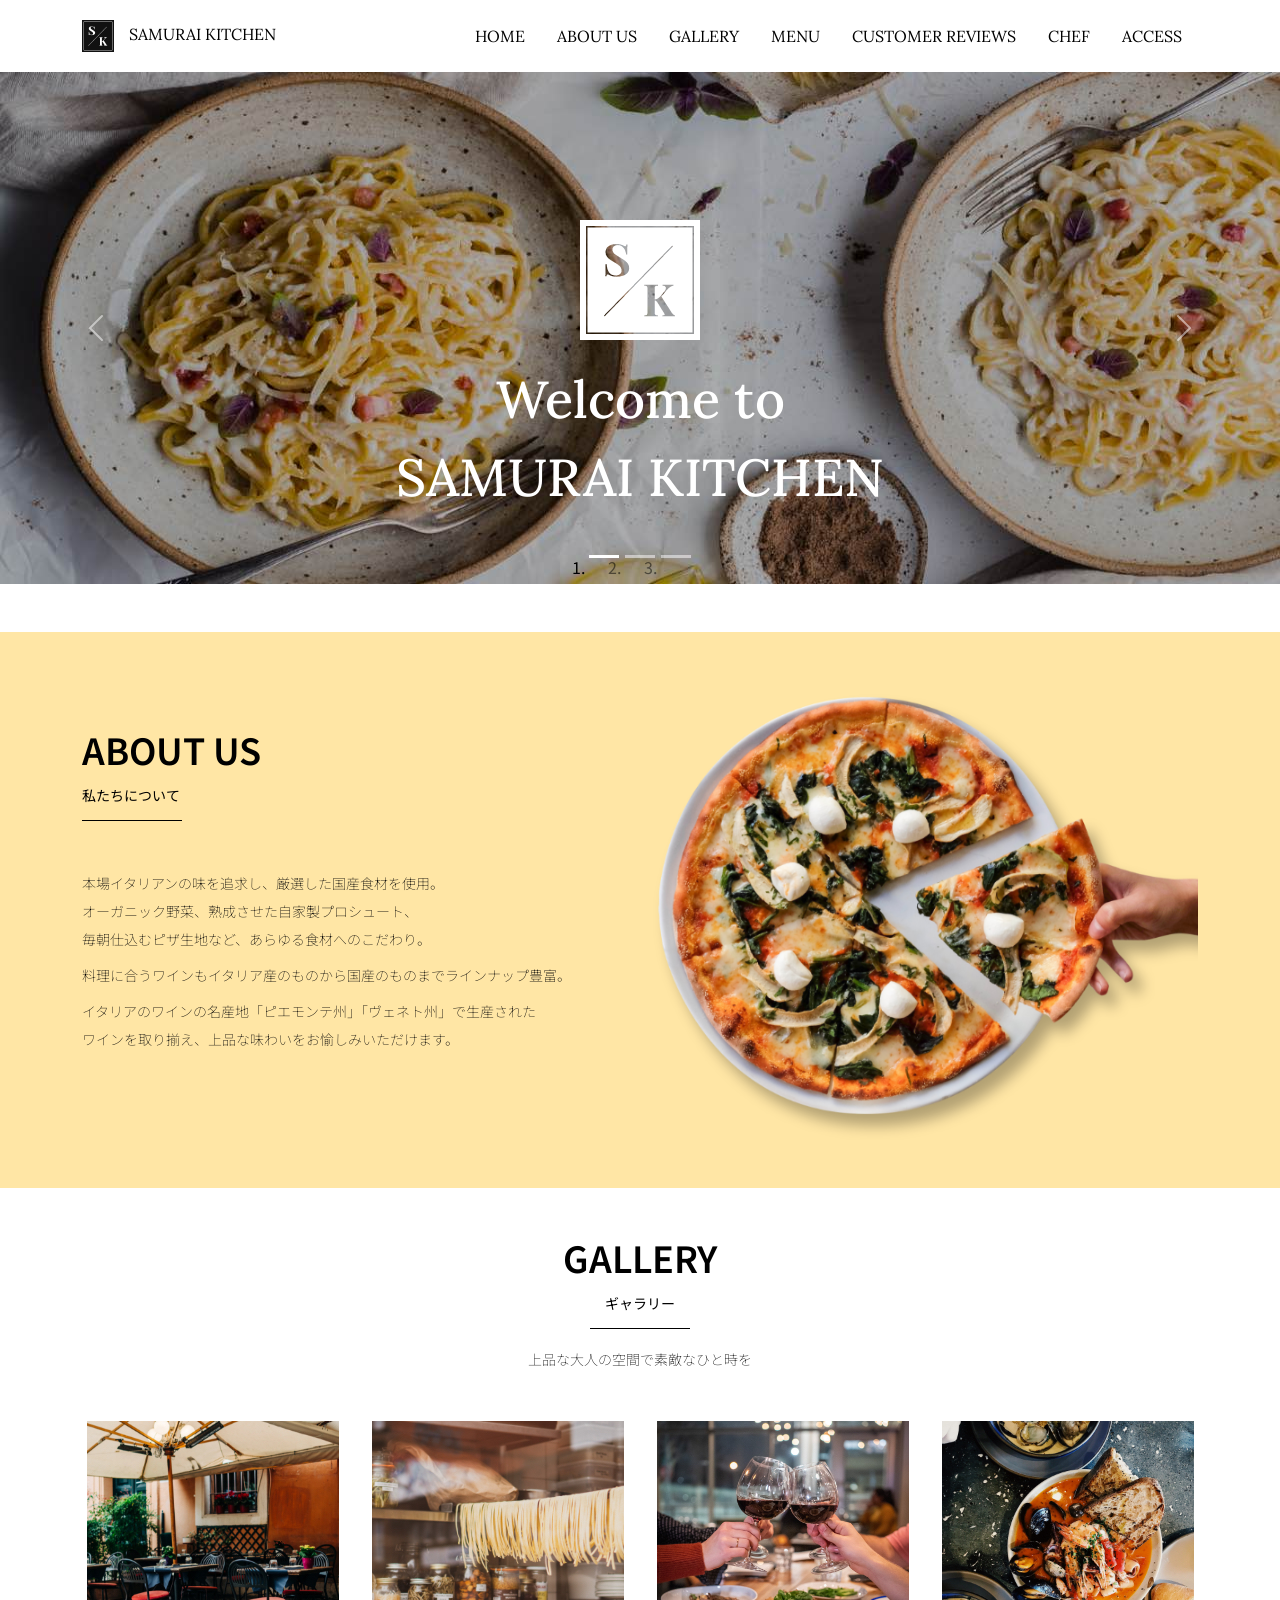
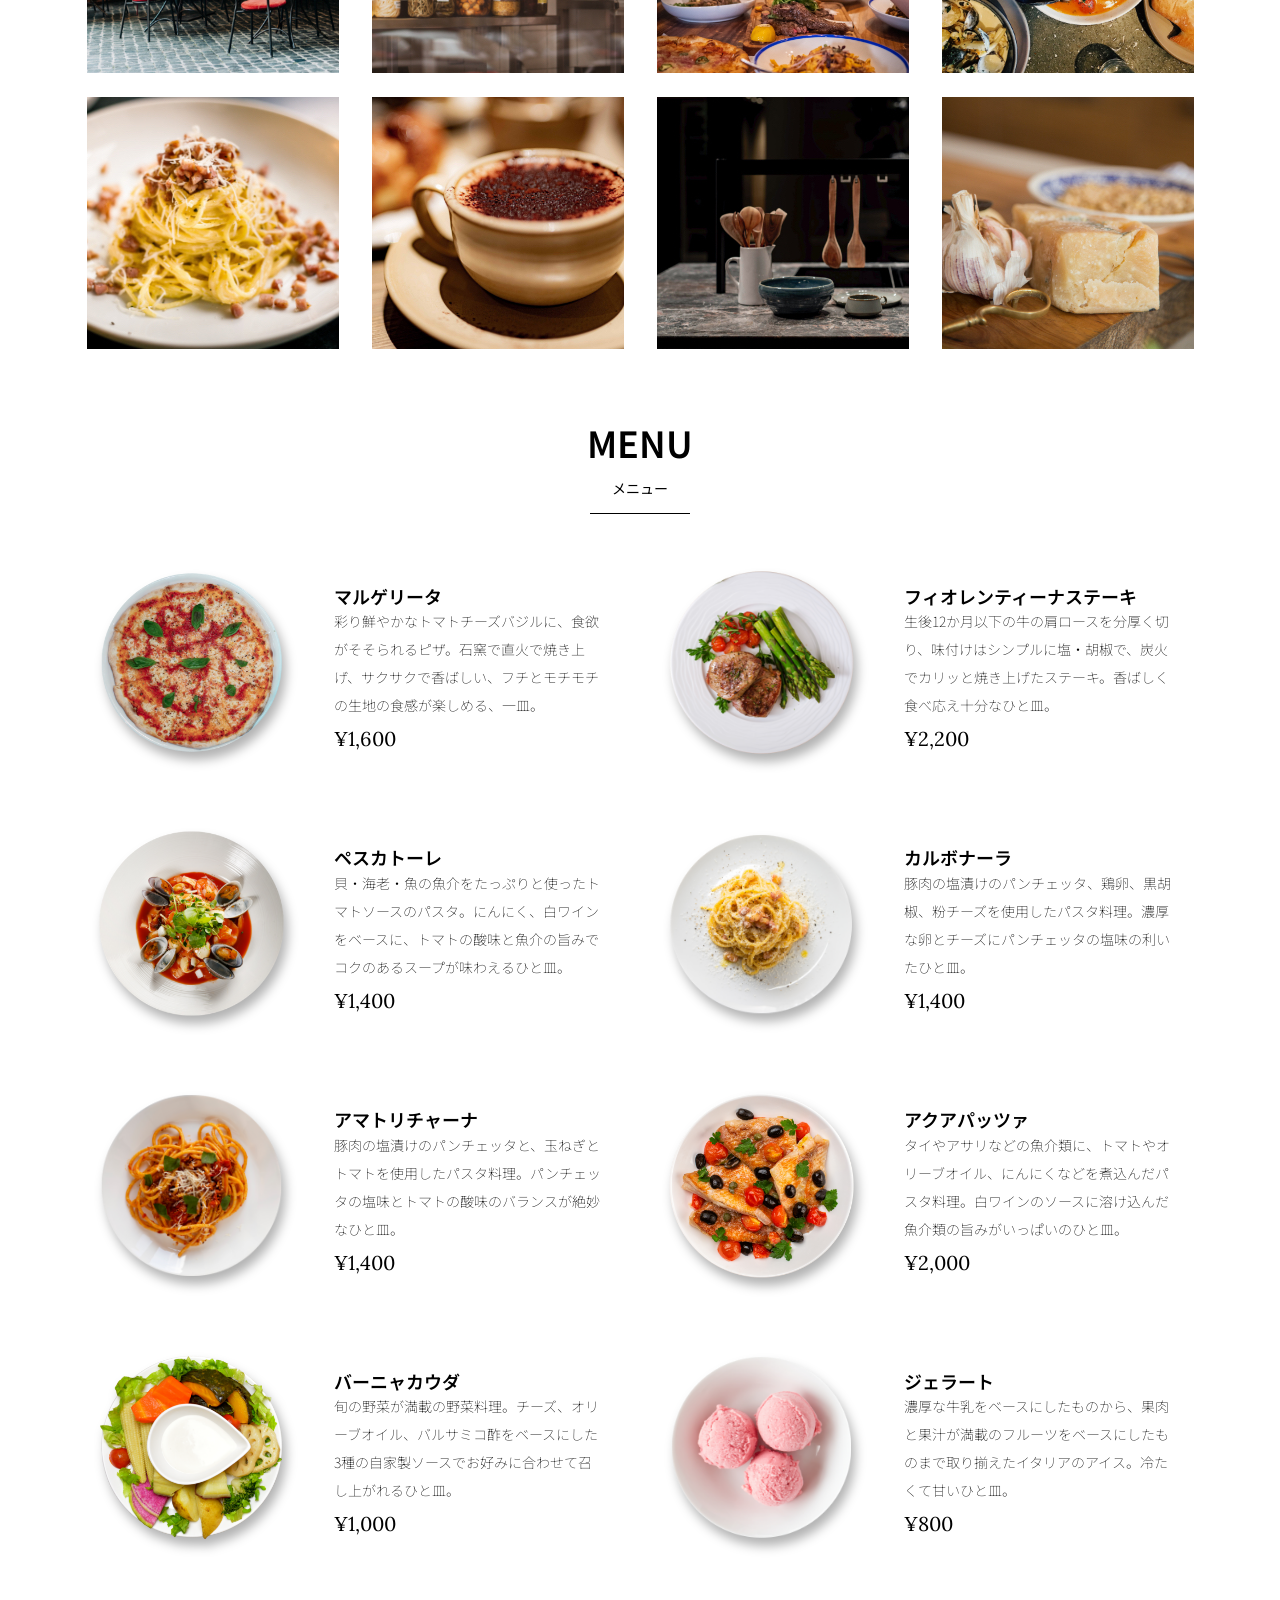
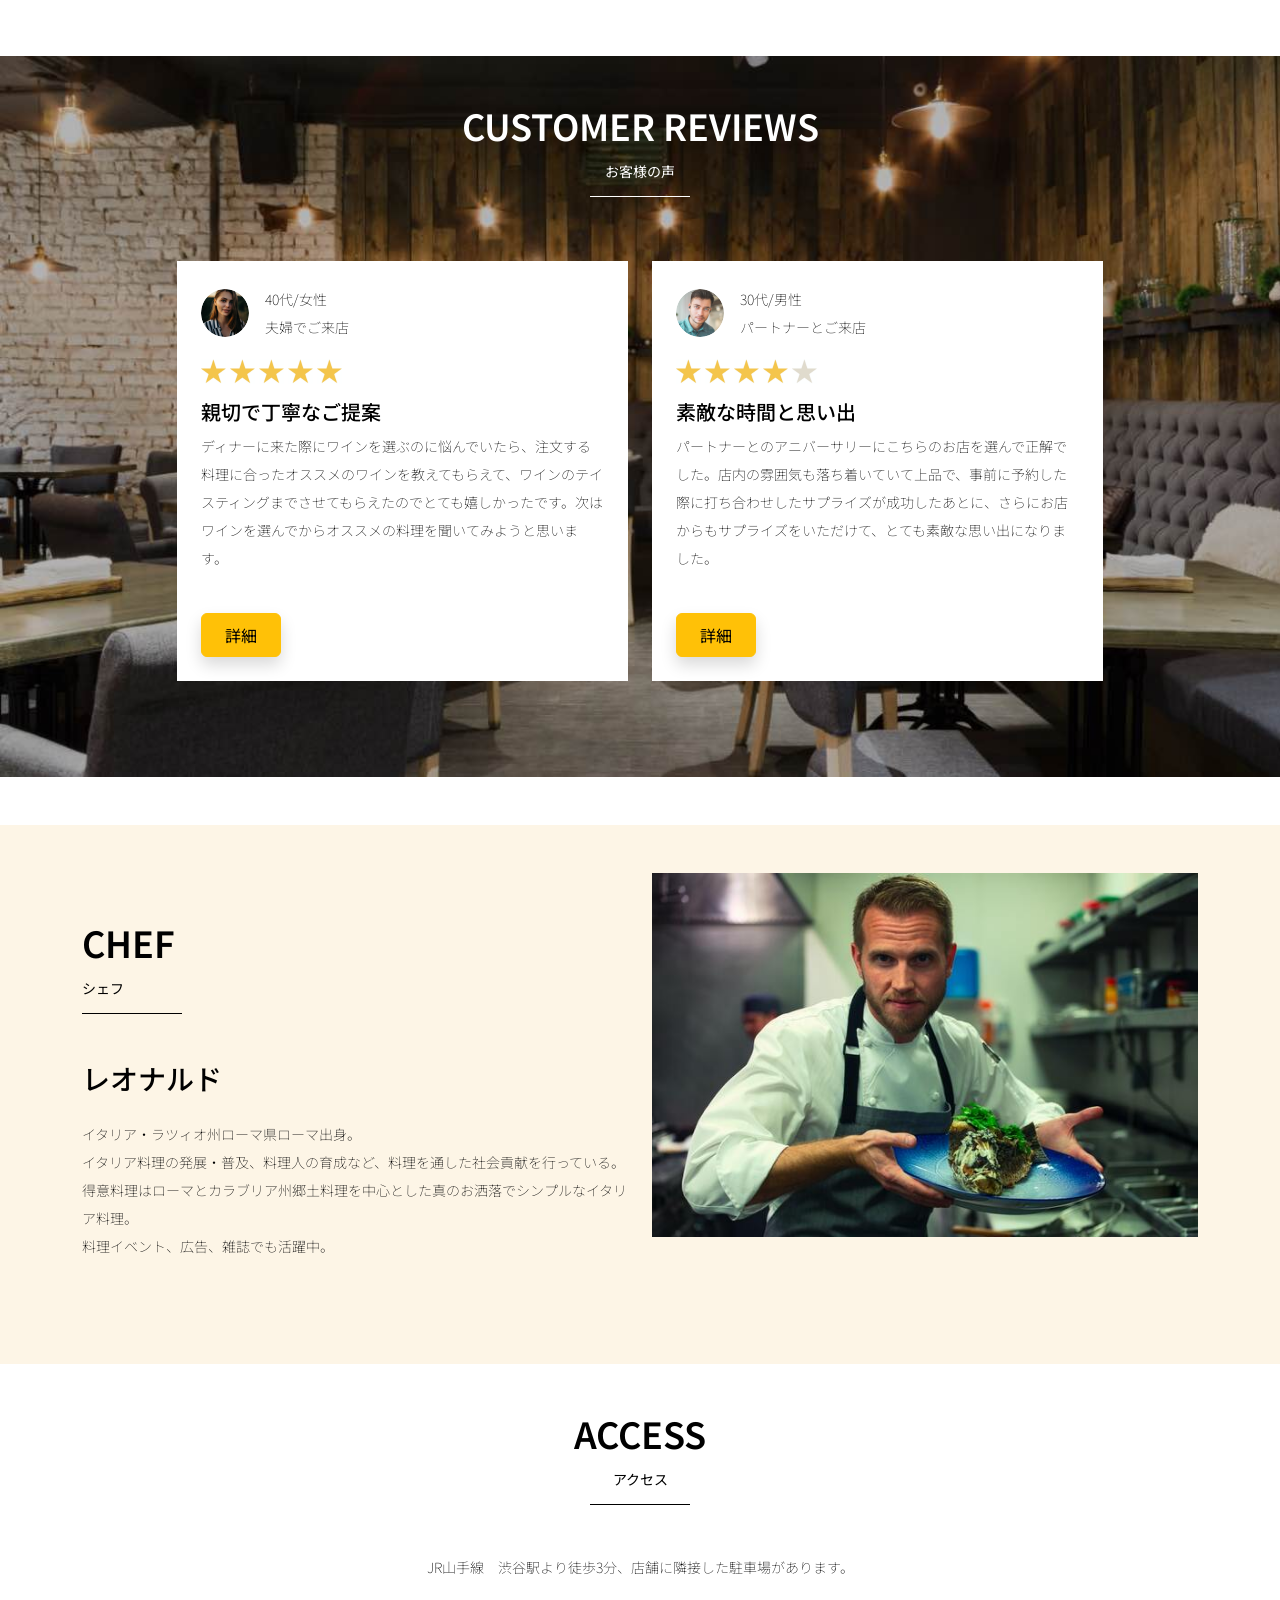
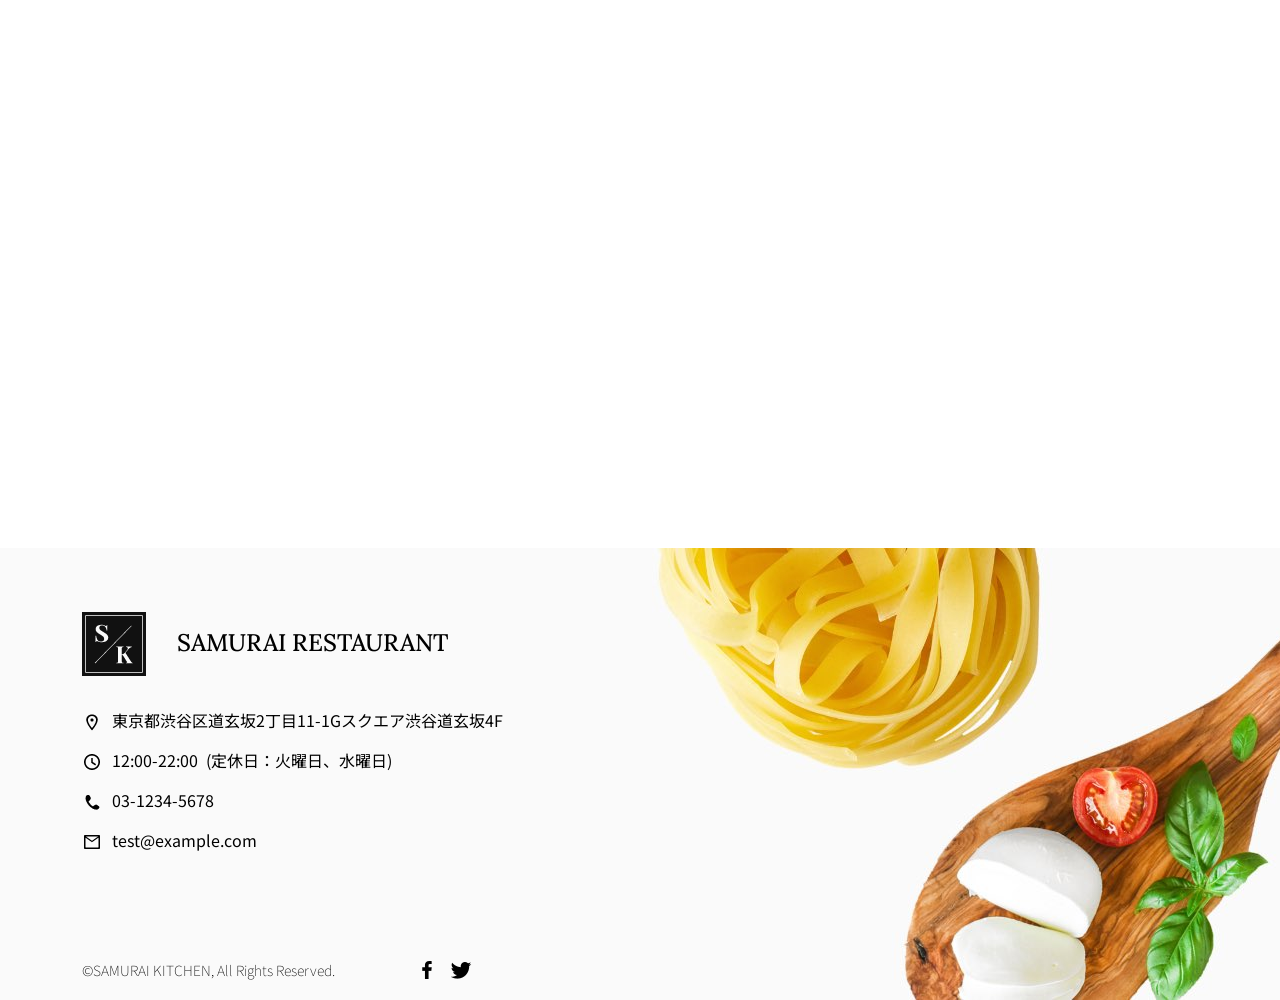
<file: kadai_015/index.html>
<!doctype html>
<html lang="ja">

<head>
  <meta charset="utf-8">
  <!-- マルチデバイス対応 -->
  <meta name="viewport" content="width=device-width, initial-scale=1">
  <meta name="description" content="">
  <meta name="author" content="SAMURAI ENGINEER">
  <title>SAMURAI XD_HTML教材</title>
<!-- ************************************************ 先にbootstrap.min.cssを読み込む -->
  <!-- ************************************************ bootstrap.min.cssの読み込み -->
  <link href="https://cdn.jsdelivr.net/npm/bootstrap@5.0.0-beta1/dist/css/bootstrap.min.css" rel="stylesheet"
    integrity="sha384-giJF6kkoqNQ00vy+HMDP7azOuL0xtbfIcaT9wjKHr8RbDVddVHyTfAAsrekwKmP1" crossorigin="anonymous">
  <!-- ************************************************ bootstrap.bundle.min.jsの読み込み -->
  <script src="https://cdn.jsdelivr.net/npm/bootstrap@5.0.0-beta1/dist/js/bootstrap.bundle.min.js"
    integrity="sha384-ygbV9kiqUc6oa4msXn9868pTtWMgiQaeYH7/t7LECLbyPA2x65Kgf80OJFdroafW" crossorigin="anonymous" defer>
  </script>

  <!-- ************************************************ Google Font読み込み -->
  <link rel="preconnect" href="https://fonts.gstatic.com">
  <link href="https://fonts.googleapis.com/css2?family=Lora&display=swap" rel="stylesheet">
  <link href="https://fonts.googleapis.com/css2?family=Noto+Sans+JP:wght@300&display=swap" rel="stylesheet">
  <!-- ************************************************ Font Awesome -->
  <link rel="stylesheet" href="https://use.fontawesome.com/releases/v5.1.0/css/all.css"
    integrity="sha384-lKuwvrZot6UHsBSfcMvOkWwlCMgc0TaWr+30HWe3a4ltaBwTZhyTEggF5tJv8tbt" crossorigin="anonymous">
 <!-- Bootstrapの読み込みのlinkタグよりも後ろに、style.cssを読み込むlinkタグを記述する -->
    <!-- ************************************************今回作成する styles.cssの読み込み -->
  <link href="stylesheet/style.css" rel="stylesheet">
  <!-- ************************************************  -->
</head>

<body>
  <main>
    <!-- ************************************************ ナビゲーションバー開始 -->
    <nav class="navbar navbar-expand-lg">
      <div class="container">
        <a class="navbar-brand my_navbar_brand">
          <img class="img-fluid navbar_brand_logo" src="img/site_logo.png" alt="サイトアイコン"><span>SAMURAI KITCHEN</span>
        </a>
        <div class="navbar-toggler hamburger_menu" data-bs-toggle="collapse" data-bs-target="#navbarNav"
          　aria-controls="navbarNav" aria-expanded="false" aria-label="Toggle navigation">
          <input type="checkbox" id="hamburger_btn_check">
          <label for="hamburger_btn_check" class="hamburger_btn">
            <img class="btn_open" src="img/button_open.png" alt="ナビゲーションバーのボタン">
            <img class="btn_close" src="img/button_close.png" alt="ナビゲーションバーのボタン">
          </label>
        </div>
        <div class="collapse navbar-collapse justify-content-end" id="navbarNav">
          <ul class="navbar-nav">
            <li class="nav-item px-2">
              <a class="nav-link my_nav_link my-2" aria-current="page" href="#">HOME</a>
            </li>

            <li class="nav-item px-2">
              <a class="nav-link my_nav_link my-2" href="#about">ABOUT US</a>
            </li>

            <li class="nav-item px-2">
              <a class="nav-link my_nav_link my-2" href="#gallery">GALLERY</a>
            </li>

            <li class="nav-item px-2">
              <a class="nav-link my_nav_link my-2" href="#menu">MENU</a>
            </li>

            <li class="nav-item px-2">
              <a class="nav-link my_nav_link my-2" href="#review">CUSTOMER REVIEWS</a>
            </li>

            <li class="nav-item px-2">
              <a class="nav-link my_nav_link my-2" href="#chef">CHEF</a>
            </li>

            <li class="nav-item px-2">
              <a class="nav-link my_nav_link my-2" href="#access">ACCESS</a>
            </li>
          </ul>
        </div>
      </div>
    </nav>
    <!-- ************************************************ ナビゲーションバー終了 -->

    <!-- ************************************************ カルーセル開始 -->

   <!-- idのmyCarouselはインジケーター部分のdata-bs-targetと紐付く必要がある。mb-5で下方向に余白追加。 -->
   <div id="myCarousel" class="carousel slide mb-5" data-bs-ride="carousel">

     <!-- インジケーター部分 -->
     <ol class="carousel-indicators">
       <!-- この箇所と前述のidは紐付いている。data-bs-slide-toの番号がカルーセルの順番。 -->
        <li data-bs-target="#myCarousel" data-bs-slide-to="0" class="active"></li>
        <li data-bs-target="#myCarousel" data-bs-slide-to="1"></li>
        <li data-bs-target="#myCarousel" data-bs-slide-to="2"></li>
      </ol>


      <div class="carousel-inner">
      <!-- カルーセル1枚目 -->
      <div class="carousel-item active">
          <img src="img/slider-1.jpg" alt="SAMURAI KITCHEN-1">
          <div class="carousel-caption">
            <h1 class="my_carousel_caption">
              Welcome to<br>
              SAMURAI KITCHEN
            </h1>
          </div>
        </div>

      <!-- カルーセル2枚目 -->
      <div class="carousel-item">
          <img src="img/slider-2.jpg" alt="サンプル画像">
          <div class="carousel-caption">
            <h1 class="my_carousel_caption">
                The fabulous combination of&nbsp;wine&nbsp;and&nbsp;food
            </h1>
          </div>
        </div>
      <!-- カルーセル３枚目 -->
        <div class="carousel-item">
          <img src="img/slider-3.jpg" alt="サンプル画像">
          <div class="carousel-caption">
            <h1 class="my_carousel_caption">Get the Italian taste<br>
              at the SAMURAI&nbsp;KITCHEN
            </h1>
          </div>
        </div>

      </div>

     <!-- コントロールボタン 左側 -->
      <a class="carousel-control-prev" href="#myCarousel" role="button" data-bs-slide="prev">
        <span class="carousel-control-prev-icon" aria-hidden="true"></span>
        <span class="visually-hidden">Previous</span>
      </a>

     <!-- コントロールボタン 右側 -->
      <a class="carousel-control-next" href="#myCarousel" role="button" data-bs-slide="next">
        <span class="carousel-control-next-icon" aria-hidden="true"></span>
        <span class="visually-hidden">Next</span>
      </a>
    </div>

    <!-- ************************************************ カルーセル終了 -->

    <!-- ************************************************ アバウトセクション開始 -->
    <section class="about_us_bg" id="about">
     <!--コンテンツの中央揃え。上下方向にパディング（サイズ5）。下方向にマージン（サイズ5）。 -->
     <div class="container py-5 mb-5">

       <!-- rowクラス（行） -->
       <div class="row">

         <!-- 左側カラム（6/12分割） -->
         <div class="col-lg-6 text-left">

           <!-- 上下方向にパディング（サイズ5） -->
           <div class="py-5">

             <!-- 下方向にマージン（サイズ5） -->
             <h2 class ="section_title about mb-5">
                ABOUT US
              </h2>
             <!-- 下方向にマージン（サイズ2） -->
             <p class="mb-2">
                本場イタリアンの味を追求し、厳選した国産食材を使用。<br>
                オーガニック野菜、熟成させた自家製プロシュート、<br>
                毎朝仕込むピザ生地など、あらゆる食材へのこだわり。<br>
              </p>

             <!-- 下方向にマージン（サイズ2） -->
             <p class="mb-2">
                料理に合うワインもイタリア産のものから国産のものまでラインナップ豊富。<br>
              </p>

             <!-- 下方向にマージン（サイズ2） -->
             <p class="mb-2">
                イタリアのワインの名産地「ピエモンテ州」「ヴェネト州」で生産された<br>
                ワインを取り揃え、上品な味わいをお愉しみいただけます。<br>
              </p>
            </div>
          </div>

         <!-- 右側カラム（6/12分割） -->
         <div class="col-lg-6">

           <!-- 画像を配置 -->
           <img src="img/img-about-us.png" class="img-fluid" alt="pizza">
          </div>
        </div>
      </div>

    </section>
    <!-- ************************************************ アバウトセクション終了 -->

    <!-- ************************************************ ギャラリーセクション開始 -->
    <section id="gallery">
      <div class="container mb-5">
        <h2 class="mb-3 section_title gallery text-center">GALLERY</h2>
        <p class="text-center mb-5">
          上品な大人の空間で素敵なひと時を
        </p>

        <div class="row">
          <div class="col-6 col-lg-3 mb-4 d-flex justify-content-center">
            <img class="img-fluid" src="img/gallery-1.jpg" alt="サンプル画像">
          </div>

          <div class="col-6 col-lg-3 mb-4 d-flex justify-content-center">
            <img class="img-fluid" src="img/gallery-2.jpg" alt="サンプル画像">
          </div>

          <div class="col-6 col-lg-3 mb-4 d-flex justify-content-center">
            <img class="img-fluid" src="img/gallery-3.jpg" alt="サンプル画像">
          </div>

          <div class="col-6 col-lg-3 mb-4 d-flex justify-content-center">
            <img class="img-fluid" src="img/gallery-4.jpg" alt="サンプル画像">
          </div>

          <div class="col-6 col-lg-3 mb-4 d-flex justify-content-center">
            <img class="img-fluid" src="img/gallery-5.jpg" alt="サンプル画像">
          </div>

          <div class="col-6 col-lg-3 mb-4 d-flex justify-content-center">
            <img class="img-fluid" src="img/gallery-6.jpg" alt="サンプル画像">
          </div>

          <div class="col-6 col-lg-3 mb-4 d-flex justify-content-center">
            <img class="img-fluid" src="img/gallery-7.jpg" alt="サンプル画像">
          </div>

          <div class="col-6 col-lg-3 mb-4 d-flex justify-content-center">
            <img class="img-fluid" src="img/gallery-8.jpg" alt="サンプル画像">
          </div>

        </div>
      </div>
    </section>
    <!-- ************************************************ ギャラリーセクション終了 -->

    <!-- ************************************************ メニューセクション -->
    <section id="menu">
      <div class="container">
        <div class="row">
          <div class="col-lg-12">
            <h2 class="section_title menu text-center mb-5">MENU</h2>
          </div>
        </div>
      </div>

      <div class="container mb-5">
        <div class="row">
          <div class="col-12 col-lg-6">
            <div class="row g-0 mb-4">
              <div class="col-12 col-lg-5 text-center">
                <img src="img/margherita.png" class="img-fluid" alt="マルゲリータ">
              </div>
              <div class="col-12 col-lg-7 p-4">
                <h4 class="mb-0 menu_title">マルゲリータ</h4>
                <p class="my-auto">彩り鮮やかなトマトチーズバジルに、食欲がそそられるピザ。石窯で直火で焼き上げ、サクサクで香ばしい、フチとモチモチの生地の食感が楽しめる、一皿。</p>
                <p class="menu_price">¥1,600</p>
              </div>
            </div>
          </div>

          <div class="col-12 col-lg-6">
            <div class="row g-0 mb-4">
              <div class="col-12 col-lg-5 text-center">
                <img src="img/steak.png" class="img-fluid" alt="フィオレンティーナステーキ">
              </div>
              <div class="col-12 col-lg-7 p-4">
                <h4 class="mb-0 menu_title">フィオレンティーナステーキ</h4>
                <p class="my-auto">生後12か月以下の牛の肩ロースを分厚く切り、味付けはシンプルに塩・胡椒で、炭火でカリッと焼き上げたステーキ。香ばしく食べ応え十分なひと皿。</p>
                <p class="menu_price">¥2,200</p>
              </div>
            </div>
          </div>

          <div class="col-12 col-lg-6">
            <div class="row g-0 mb-4">
              <div class="col-12 col-lg-5 text-center">
                <img src="img/pescatore.png" class="img-fluid" alt="ペスカトーレ">
              </div>
              <div class="col-12 col-lg-7 p-4">
                <h4 class="mb-0 menu_title">ペスカトーレ</h4>
                <p class="my-auto">貝・海老・魚の魚介をたっぷりと使ったトマトソースのパスタ。にんにく、白ワインをベースに、トマトの酸味と魚介の旨みでコクのあるスープが味わえるひと皿。</p>
                <p class="menu_price">¥1,400</p>
              </div>
            </div>
          </div>

          <div class="col-12 col-lg-6">
            <div class="row g-0 mb-4">
              <div class="col-12 col-lg-5 text-center">
                <img src="img/carbonara.png" class="img-fluid" alt="カルボナーラ">
              </div>
              <div class="col-12 col-lg-7 p-4">
                <h4 class="mb-0 menu_title">カルボナーラ</h4>
                <p class="my-auto">豚肉の塩漬けのパンチェッタ、鶏卵、黒胡椒、粉チーズを使用したパスタ料理。濃厚な卵とチーズにパンチェッタの塩味の利いたひと皿。</p>
                <p class="menu_price">¥1,400</p>
              </div>
            </div>
          </div>

          <div class="col-12 col-lg-6">
            <div class="row g-0 mb-4">
              <div class="col-12 col-lg-5 text-center">
                <img src="img/amatriciana.png" class="img-fluid" alt="アマトリチャーナ">
              </div>
              <div class="col-12 col-lg-7 p-4">
                <h4 class="mb-0 menu_title">アマトリチャーナ</h4>
                <p class="my-auto">豚肉の塩漬けのパンチェッタと、玉ねぎとトマトを使用したパスタ料理。パンチェッタの塩味とトマトの酸味のバランスが絶妙なひと皿。</p>
                <p class="menu_price">¥1,400</p>
              </div>
            </div>
          </div>

          <div class="col-12 col-lg-6">
            <div class="row g-0 mb-4">
              <div class="col-12 col-lg-5 text-center">
                <img src="img/acqua-pazza.png" class="img-fluid" alt="アクアパッツァ">
              </div>
              <div class="col-12 col-lg-7 p-4">
                <h4 class="mb-0 menu_title">アクアパッツァ</h4>
                <p class="my-auto">タイやアサリなどの魚介類に、トマトやオリーブオイル、にんにくなどを煮込んだパスタ料理。白ワインのソースに溶け込んだ魚介類の旨みがいっぱいのひと皿。</p>
                <p class="menu_price">¥2,000</p>
              </div>
            </div>
          </div>

          <div class="col-12 col-lg-6">
            <div class="row g-0 mb-4">
              <div class="col-12 col-lg-5 text-center">
                <img src="img/bagna-cauda.png" class="img-fluid" alt="バーニャカウダ">
              </div>
              <div class="col-12 col-lg-7 p-4">
                <h4 class="mb-0 menu_title">バーニャカウダ</h4>
                <p class="my-auto">旬の野菜が満載の野菜料理。チーズ、オリーブオイル、バルサミコ酢をベースにした3種の自家製ソースでお好みに合わせて召し上がれるひと皿。</p>
                <p class="menu_price">¥1,000</p>
              </div>
            </div>
          </div>

          <div class="col-12 col-lg-6">
            <div class="row g-0 mb-4">
              <div class="col-12 col-lg-5 text-center">
                <img src="img/gelato.png" class="img-fluid" alt="ジェラート">
              </div>
              <div class="col-12 col-lg-7 p-4">
                <h4 class="mb-0 menu_title">ジェラート</h4>
                <p class="my-auto">濃厚な牛乳をベースにしたものから、果肉と果汁が満載のフルーツをベースにしたものまで取り揃えたイタリアのアイス。冷たくて甘いひと皿。</p>
                <p class="menu_price">¥800</p>
              </div>
            </div>
          </div>
        </div>
      </div>
    </section>
    <!-- メニューセクション終了 -->    
     
    <!-- レビューセクション開始 -->
    <section id="review">

     <!-- review_wrapper で背景画像を設定します -->
     <div class="review_wrapper">

       <!-- container部分 -->
       <div class="container py-5 mb-5">

         <!-- 中央揃えでタイトルを表示 -->
         <div class="text-center mb-5">
            <h2 class="section_title review text-center text-white">CUSTOMER REVIEWS</h2>
          </div>

         <!-- row部分：左右のカラムを中央揃え -->
         <div class="row pb-5 justify-content-center">

           <!-- 左側カラム -->
           <div class="col-12 col-lg-5 mt-3">

             <!-- h_420 クラスで白枠の高さを修正 -->
             <div class="bg-white h_420">

               <!-- 内側にパディング4 -->
               <div class="p-4">

                 <!-- 顔写真と年齢などのテキストはd-flexで横並びにする　中央揃え -->
                 <div class="d-flex align-items-center">
                   <!-- お客様の画像を配置 -->
                   <img src="img/customer-woman.png" class="reviewer_img" alt="サンプル画像">
                   <!-- お客様情報のテキスト -->
                   <div>
                      <p class="my-0">40代/女性</p>
                      <p class="my-0">夫婦でご来店</p>
                    </div>
                  </div>

                  <div class="my-3">
                   <!-- 星の画像を表示 -->
                   <img src="img/star-point.png" class="star_img" alt="star">
                    <img src="img/star-point.png" class="star_img" alt="star">
                    <img src="img/star-point.png" class="star_img" alt="star">
                    <img src="img/star-point.png" class="star_img" alt="star">
                    <img src="img/star-point.png" class="star_img" alt="star">
                  </div>

                 <!-- レビュータイトル -->
                 <h5>親切で丁寧なご提案</h5>
                 <!-- レビュー内容 -->
                 <p>
                    ディナーに来た際にワインを選ぶのに悩んでいたら、注文する料理に合ったオススメのワインを教えてもらえて、ワインのテイスティングまでさせてもらえたのでとても嬉しかったです。次はワインを選んでからオススメの料理を聞いてみようと思います。
                  </p>

                 <!-- 黄色のボタンを配置 -->
                 <button type="button" class="btn btn-warning shadow fix_bottom">詳細</button>
                </div>
              </div>
            </div>

           <!-- 右側カラム：左側カラムと内容が同じなので説明は省略 -->
           <div class="col-12 col-lg-5 mt-3">
             <!-- h_420 クラスで白枠の高さを修正 -->
             <div class="bg-white h_420">
                 <div class="p-4">
                  <div class="d-flex align-items-center">
                    <img src="img/customer-man.png" class="reviewer_img" alt="サンプル画像">
                    <div>
                      <p class="my-0">30代/男性</p>
                      <p class="my-0">パートナーとご来店</p>
                    </div>
                  </div>
                  <div class="my-3">
                   <!-- 星の画像を表示 -->
                   <img src="img/star-point.png" class="star_img" alt="star">
                    <img src="img/star-point.png" class="star_img" alt="star">
                    <img src="img/star-point.png" class="star_img" alt="star">
                    <img src="img/star-point.png" class="star_img" alt="star">
                    <img src="img/star-no-point.png" class="star_img" alt="no-star">
                  </div>
                  <h5>素敵な時間と思い出</h5>
                  <p>
                    パートナーとのアニバーサリーにこちらのお店を選んで正解でした。店内の雰囲気も落ち着いていて上品で、事前に予約した際に打ち合わせしたサプライズが成功したあとに、さらにお店からもサプライズをいただけて、とても素敵な思い出になりました。
                  </p>
                  <button type="button" class="btn btn-warning shadow fix_bottom">詳細</button>
                </div>
              </div>
            </div>
          </div>
        </div>
      </div>
    </section>
    <!-- レビューセクション終了 -->
    <!-- ************************************************ シェフセクション開始 -->
    <section class="chef_bg" id="chef">
     <!--コンテンツの中央揃え。上下方向にパディング（サイズ5）。下方向にマージン（サイズ5）。 -->
     <div class="container py-5 mb-5">

       <!-- rowクラス（行） -->
       <div class="row">

         <!-- 左側カラム（6/12分割） -->
         <div class="col-lg-6 text-left">

           <!-- 上下方向にパディング（サイズ5） -->
           <div class="py-5">

             <!-- 下方向にマージン（サイズ5） -->
             <h2 class ="section_title chef mb-5">
                CHEF
              </h2>
             <h3 class ="mb-4">レオナルド</h3>
             
             <!-- 下方向にマージン（サイズ2） -->
             <p class="mb-2">
                イタリア・ラツィオ州ローマ県ローマ出身。 <br>
                イタリア料理の発展・普及、料理人の育成など、料理を通した社会貢献を行っている。 <br>
                得意料理はローマとカラブリア州郷土料理を中心とした真のお洒落でシンプルなイタリア料理。<br>
                料理イベント、広告、雑誌でも活躍中。
              </p>
            </div>
          </div>

         <!-- 右側カラム（6/12分割） -->
         <div class="col-lg-6">

           <!-- 画像を配置 -->
           <img src="img/chef.jpg" class="img-fluid" alt="chef">
          </div>
        </div>
      </div>

    </section>
    <!-- ************************************************ シェフセクション終了 -->

    <!-- アクセスセクション開始 -->
    <section id="access">
      <div class="container">

        <div class="row">
          <div class="col-lg-12 text-center mb-5">
            <h2 class="section_title text-center access mb-5">ACCESS</h2>
            <p>JR山手線　渋谷駅より徒歩3分、店舗に隣接した駐車場があります。</p>
          </div>
        </div>
      </div>

      <div class="container mb-5 px-2">
       <!-- この部分にマップを配置 -->
       <iframe
          src="https://www.google.com/maps/embed?pb=!1m18!1m12!1m3!1d3241.278775702789!2d139.74691877623093!3d35.67013713058256!2m3!1f0!2f0!3f0!3m2!1i1024!2i768!4f13.1!3m3!1m2!1s0x60188b602972bb83%3A0xa6b553df33a5bd04!2zU0FNVVJBSSBFTkdJTkVFUiDkvo3jgqjjg7Pjgrjjg4vjgqI!5e0!3m2!1sja!2sjp!4v1790473545845!5m2!1sja!2sjp" 
          class="w-100" style="height: 50vh;" loading="lazy"></iframe>
      </div>
    </section>
    <!-- アクセスセクション終了 -->

    <!-- フッター開始 -->
    <footer id="footer">
      <div class="container">
        <div class="row">

         <!-- 2カラムに分けたレイアウトの左側カラム -->
         <div class="col-12 col-lg-6 position-relative">

           <!-- 左側カラムのレイアウトをさらに分けるためにrowを使用 -->
           <div class="row pt-5">

             <!-- 画面をさらに2:10に分割 -->
             <!-- ここは2:10の2の部分 -->
             <div class="col-lg-2 text-center my-3">

               <!-- サイトロゴ -->
               <img class="img-fluid footer_brand_logo" src="img/site_logo.png" alt="サンプル画像">
              </div>

             <!-- ここは2:10の10の部分 -->
             <div class="col-lg-10 align-self-center my-3">
               <!-- タイトル文字 -->
               <h2 class="m-0 footer_text">SAMURAI RESTAURANT</h2>
              </div>
            </div>

           <!-- 営業時間などのテキストを追加 -->
           <div class="restaurant_info py-3">
              <div class="d-flex mb-3">
                <img src="img/icon-Marker.png" alt="marker">
                <p class="p-0 m-0">東京都渋谷区道玄坂2丁目11-1Gスクエア渋谷道玄坂4F</p>
              </div>
              <div class="d-flex mb-3">
                <img src="img/icon-Clock.png" alt="clock">
                <p class="p-0 m-0">12:00-22:00&nbsp;&nbsp;(定休日：火曜日、水曜日)</p>
              </div>
              <div class="d-flex mb-3">
                <img src="img/icon-Phone.png" alt="phone">
                <p class="p-0 m-0">03-1234-5678</p>
              </div>
              <div class="d-flex mb-3">
                <img src="img/icon-Mail.png" alt="mail">
                <p class="p-0 m-0">test@example.com</p>
              </div>
            </div>

           <!-- コピーライトを追加 -->
            <div class="copy_right align-items-center">
              <p>
                ©SAMURAI KITCHEN, All Rights Reserved.
              </p>

             <!-- SNSアイコンを表示 -->
             <img src="img/icon-facebook.png" class="sns_img"  alt="facebook">
              <img src="img/icon-twitter.png" class="sns_img"  alt="twitter">
            </div>
          </div>

         <!-- 2カラムに分けたレイアウトの右側カラム -->
          <div class="col-12 col-lg-6 d-none d-lg-block">
           <!-- 背景画像を表示 -->
           <img src="img/background-footer.jpg" alt="背景画像">
          </div>
        </div>
      </div>
    </footer>
    <!-- フッター終了 -->
  </main>
</body>

</html>
</file>
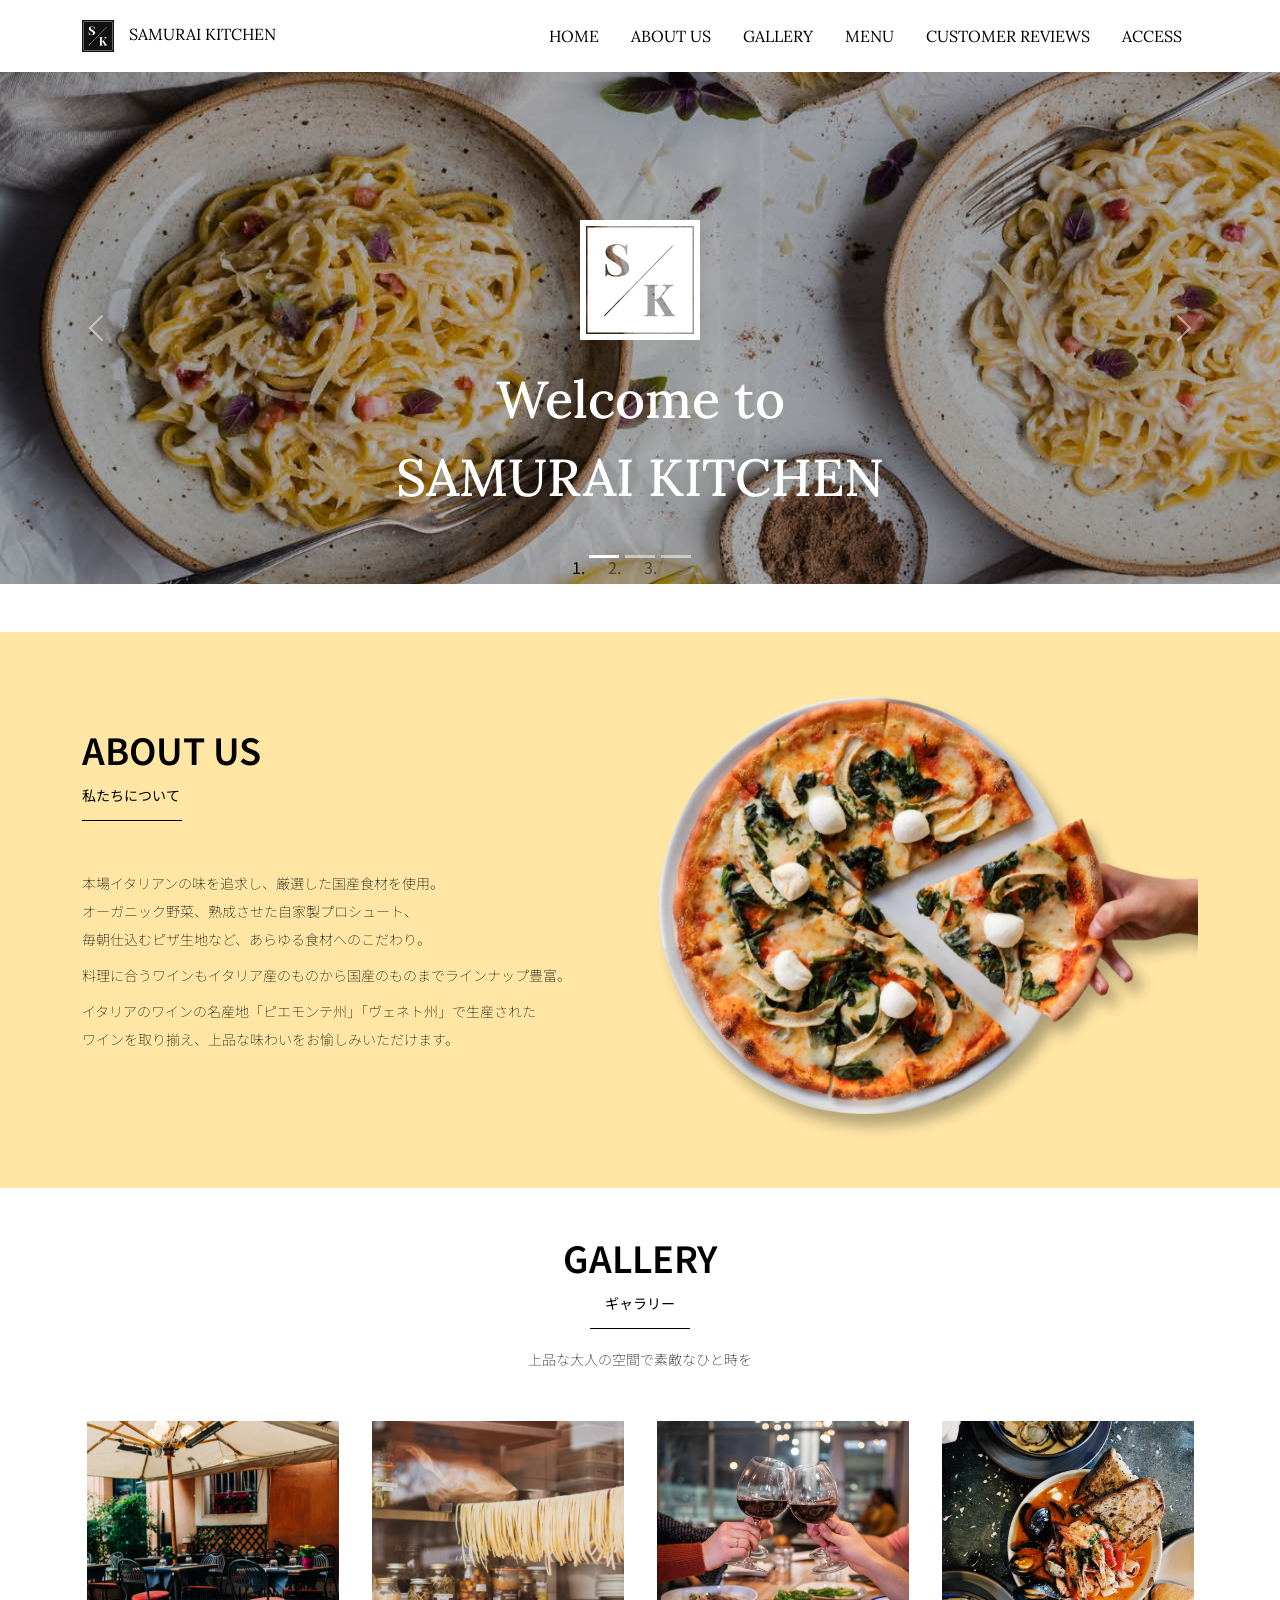
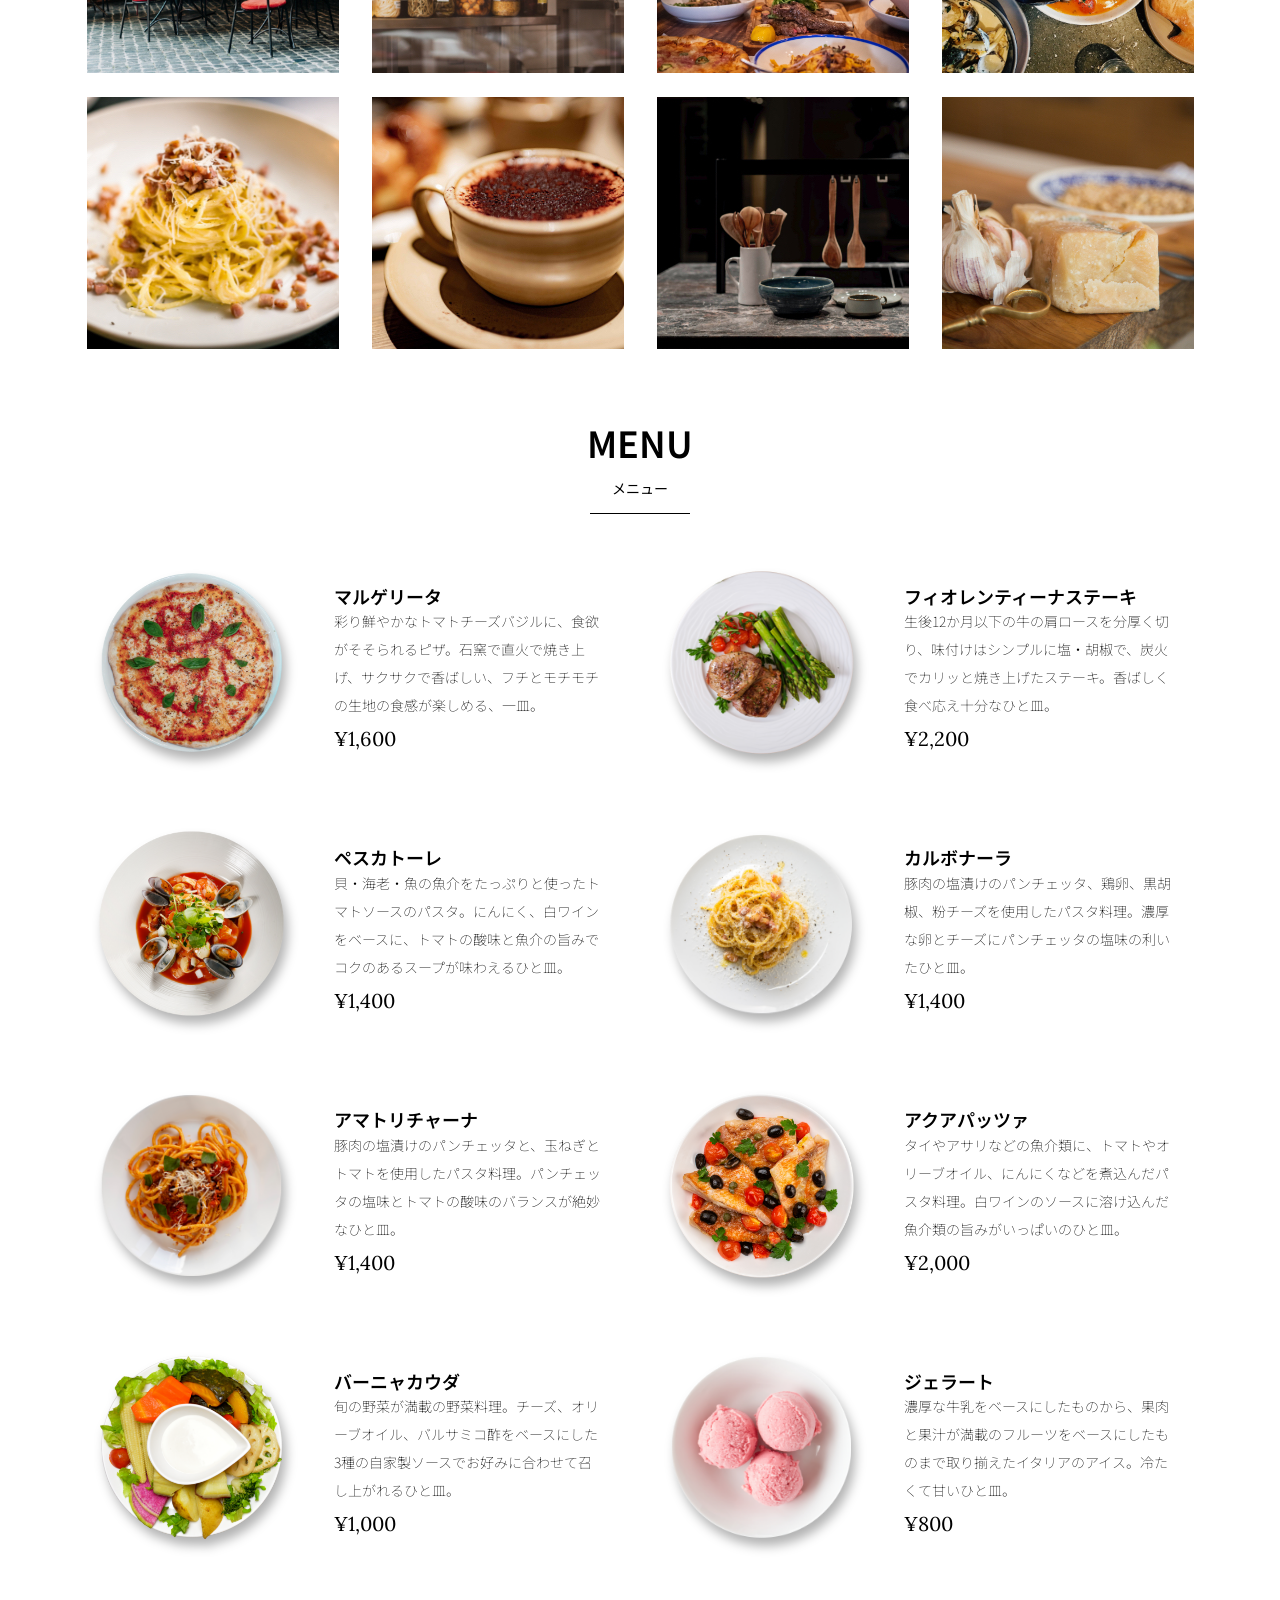
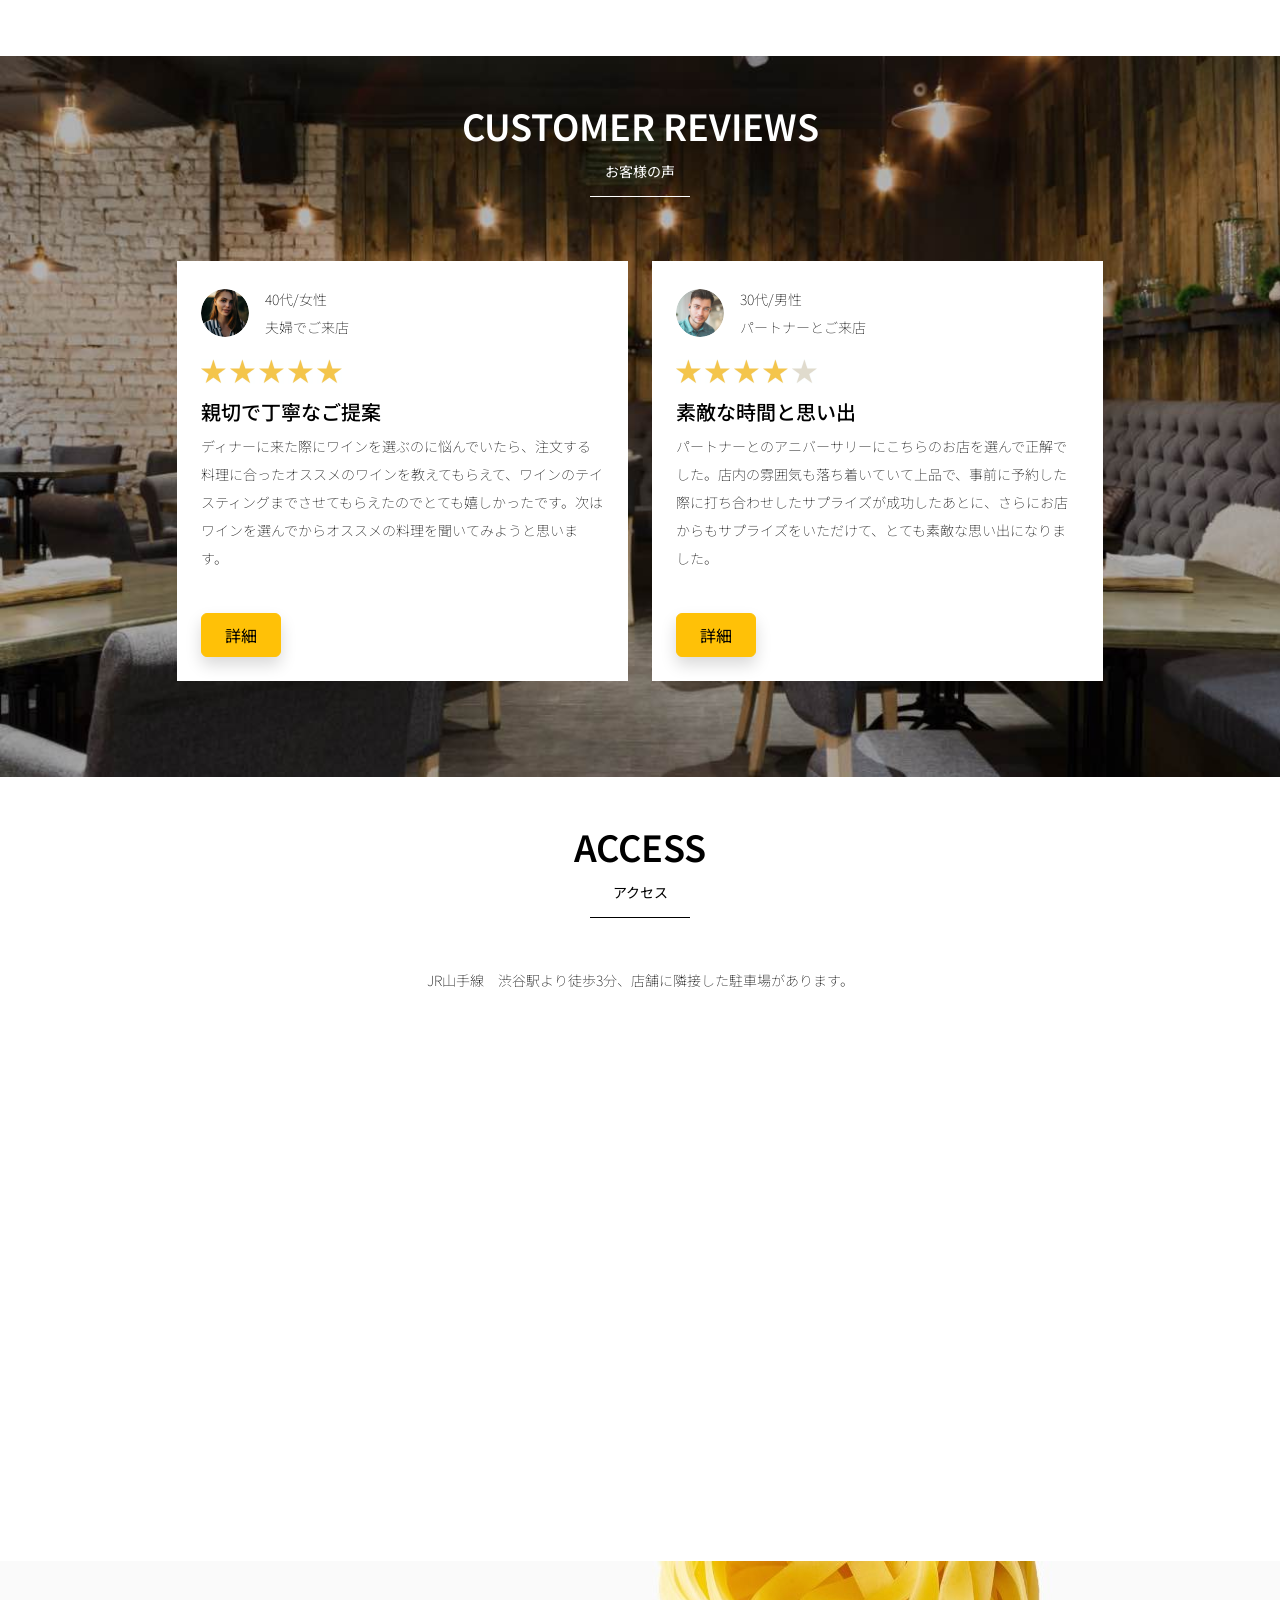
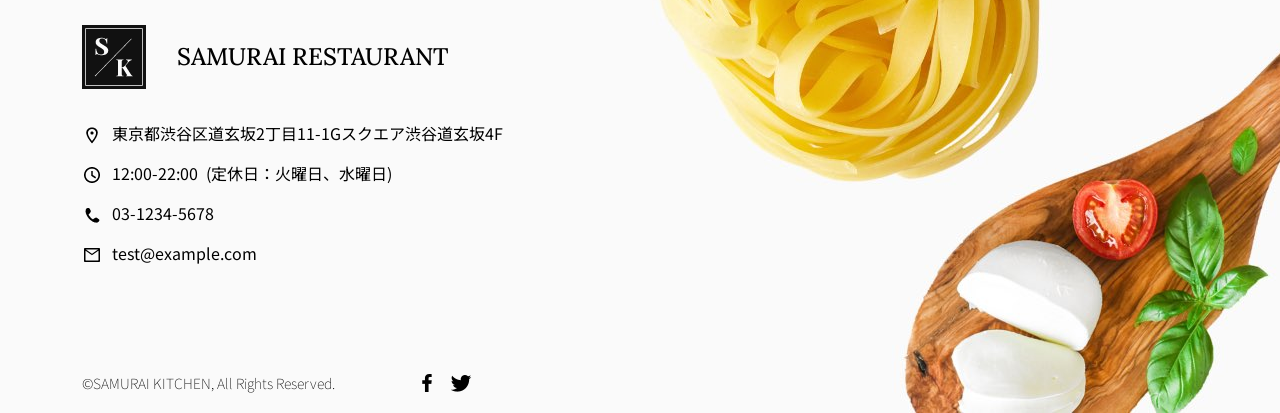
<file: kadai_tutorial_output/index.html>
<!doctype html>
<html lang="ja">

<head>
  <meta charset="utf-8">
  <!-- マルチデバイス対応 -->
  <meta name="viewport" content="width=device-width, initial-scale=1">
  <meta name="description" content="">
  <meta name="author" content="SAMURAI ENGINEER">
  <title>SAMURAI XD_HTML教材</title>
<!-- ************************************************ 先にbootstrap.min.cssを読み込む -->
  <!-- ************************************************ bootstrap.min.cssの読み込み -->
  <link href="https://cdn.jsdelivr.net/npm/bootstrap@5.0.0-beta1/dist/css/bootstrap.min.css" rel="stylesheet"
    integrity="sha384-giJF6kkoqNQ00vy+HMDP7azOuL0xtbfIcaT9wjKHr8RbDVddVHyTfAAsrekwKmP1" crossorigin="anonymous">
  <!-- ************************************************ bootstrap.bundle.min.jsの読み込み -->
  <script src="https://cdn.jsdelivr.net/npm/bootstrap@5.0.0-beta1/dist/js/bootstrap.bundle.min.js"
    integrity="sha384-ygbV9kiqUc6oa4msXn9868pTtWMgiQaeYH7/t7LECLbyPA2x65Kgf80OJFdroafW" crossorigin="anonymous" defer>
  </script>

  <!-- ************************************************ Google Font読み込み -->
  <link rel="preconnect" href="https://fonts.gstatic.com">
  <link href="https://fonts.googleapis.com/css2?family=Lora&display=swap" rel="stylesheet">
  <link href="https://fonts.googleapis.com/css2?family=Noto+Sans+JP:wght@300&display=swap" rel="stylesheet">
  <!-- ************************************************ Font Awesome -->
  <link rel="stylesheet" href="https://use.fontawesome.com/releases/v5.1.0/css/all.css"
    integrity="sha384-lKuwvrZot6UHsBSfcMvOkWwlCMgc0TaWr+30HWe3a4ltaBwTZhyTEggF5tJv8tbt" crossorigin="anonymous">
 <!-- Bootstrapの読み込みのlinkタグよりも後ろに、style.cssを読み込むlinkタグを記述する -->
    <!-- ************************************************今回作成する styles.cssの読み込み -->
  <link href="stylesheet/style.css" rel="stylesheet">
  <!-- ************************************************  -->
</head>

<body>
  <main>
    <!-- ************************************************ ナビゲーションバー開始 -->
    <nav class="navbar navbar-expand-lg">
      <div class="container">
        <a class="navbar-brand my_navbar_brand">
          <img class="img-fluid navbar_brand_logo" src="img/site_logo.png" alt="サイトアイコン"><span>SAMURAI KITCHEN</span>
        </a>
        <div class="navbar-toggler hamburger_menu" data-bs-toggle="collapse" data-bs-target="#navbarNav"
          　aria-controls="navbarNav" aria-expanded="false" aria-label="Toggle navigation">
          <input type="checkbox" id="hamburger_btn_check">
          <label for="hamburger_btn_check" class="hamburger_btn">
            <img class="btn_open" src="img/button_open.png" alt="ナビゲーションバーのボタン">
            <img class="btn_close" src="img/button_close.png" alt="ナビゲーションバーのボタン">
          </label>
        </div>
        <div class="collapse navbar-collapse justify-content-end" id="navbarNav">
          <ul class="navbar-nav">
            <li class="nav-item px-2">
              <a class="nav-link my_nav_link my-2" aria-current="page" href="#">HOME</a>
            </li>

            <li class="nav-item px-2">
              <a class="nav-link my_nav_link my-2" href="#about">ABOUT US</a>
            </li>

            <li class="nav-item px-2">
              <a class="nav-link my_nav_link my-2" href="#gallery">GALLERY</a>
            </li>

            <li class="nav-item px-2">
              <a class="nav-link my_nav_link my-2" href="#menu">MENU</a>
            </li>

            <li class="nav-item px-2">
              <a class="nav-link my_nav_link my-2" href="#review">CUSTOMER REVIEWS</a>
            </li>

            <li class="nav-item px-2">
              <a class="nav-link my_nav_link my-2" href="#access">ACCESS</a>
            </li>
          </ul>
        </div>
      </div>
    </nav>
    <!-- ************************************************ ナビゲーションバー終了 -->

    <!-- ************************************************ カルーセル開始 -->

   <!-- idのmyCarouselはインジケーター部分のdata-bs-targetと紐付く必要がある。mb-5で下方向に余白追加。 -->
   <div id="myCarousel" class="carousel slide mb-5" data-bs-ride="carousel">

     <!-- インジケーター部分 -->
     <ol class="carousel-indicators">
       <!-- この箇所と前述のidは紐付いている。data-bs-slide-toの番号がカルーセルの順番。 -->
        <li data-bs-target="#myCarousel" data-bs-slide-to="0" class="active"></li>
        <li data-bs-target="#myCarousel" data-bs-slide-to="1"></li>
        <li data-bs-target="#myCarousel" data-bs-slide-to="2"></li>
      </ol>


      <div class="carousel-inner">
      <!-- カルーセル1枚目 -->
      <div class="carousel-item active">
          <img src="img/slider-1.jpg" alt="SAMURAI KITCHEN-1">
          <div class="carousel-caption">
            <h1 class="my_carousel_caption">
              Welcome to<br>
              SAMURAI KITCHEN
            </h1>
          </div>
        </div>

      <!-- カルーセル2枚目 -->
      <div class="carousel-item">
          <img src="img/slider-2.jpg" alt="サンプル画像">
          <div class="carousel-caption">
            <h1 class="my_carousel_caption">
                The fabulous combination of&nbsp;wine&nbsp;and&nbsp;food
            </h1>
          </div>
        </div>
      <!-- カルーセル３枚目 -->
        <div class="carousel-item">
          <img src="img/slider-3.jpg" alt="サンプル画像">
          <div class="carousel-caption">
            <h1 class="my_carousel_caption">Get the Italian taste<br>
              at the SAMURAI&nbsp;KITCHEN
            </h1>
          </div>
        </div>

      </div>

     <!-- コントロールボタン 左側 -->
      <a class="carousel-control-prev" href="#myCarousel" role="button" data-bs-slide="prev">
        <span class="carousel-control-prev-icon" aria-hidden="true"></span>
        <span class="visually-hidden">Previous</span>
      </a>

     <!-- コントロールボタン 右側 -->
      <a class="carousel-control-next" href="#myCarousel" role="button" data-bs-slide="next">
        <span class="carousel-control-next-icon" aria-hidden="true"></span>
        <span class="visually-hidden">Next</span>
      </a>
    </div>

    <!-- ************************************************ カルーセル終了 -->

    <!-- ************************************************ アバウトセクション開始 -->
    <section class="about_us_bg" id="about">
     <!--コンテンツの中央揃え。上下方向にパディング（サイズ5）。下方向にマージン（サイズ5）。 -->
     <div class="container py-5 mb-5">

       <!-- rowクラス（行） -->
       <div class="row">

         <!-- 左側カラム（6/12分割） -->
         <div class="col-lg-6 text-left">

           <!-- 上下方向にパディング（サイズ5） -->
           <div class="py-5">

             <!-- 下方向にマージン（サイズ5） -->
             <h2 class ="section_title about mb-5">
                ABOUT US
              </h2>
             <!-- 下方向にマージン（サイズ2） -->
             <p class="mb-2">
                本場イタリアンの味を追求し、厳選した国産食材を使用。<br>
                オーガニック野菜、熟成させた自家製プロシュート、<br>
                毎朝仕込むピザ生地など、あらゆる食材へのこだわり。<br>
              </p>

             <!-- 下方向にマージン（サイズ2） -->
             <p class="mb-2">
                料理に合うワインもイタリア産のものから国産のものまでラインナップ豊富。<br>
              </p>

             <!-- 下方向にマージン（サイズ2） -->
             <p class="mb-2">
                イタリアのワインの名産地「ピエモンテ州」「ヴェネト州」で生産された<br>
                ワインを取り揃え、上品な味わいをお愉しみいただけます。<br>
              </p>
            </div>
          </div>

         <!-- 右側カラム（6/12分割） -->
         <div class="col-lg-6">

           <!-- 画像を配置 -->
           <img src="img/img-about-us.png" class="img-fluid" alt="pizza">
          </div>
        </div>
      </div>

    </section>
    <!-- ************************************************ アバウトセクション終了 -->

    <!-- ************************************************ ギャラリーセクション開始 -->
    <section id="gallery">
      <div class="container mb-5">
        <h2 class="mb-3 section_title gallery text-center">GALLERY</h2>
        <p class="text-center mb-5">
          上品な大人の空間で素敵なひと時を
        </p>

        <div class="row">
          <div class="col-6 col-lg-3 mb-4 d-flex justify-content-center">
            <img class="img-fluid" src="img/gallery-1.jpg" alt="サンプル画像">
          </div>

          <div class="col-6 col-lg-3 mb-4 d-flex justify-content-center">
            <img class="img-fluid" src="img/gallery-2.jpg" alt="サンプル画像">
          </div>

          <div class="col-6 col-lg-3 mb-4 d-flex justify-content-center">
            <img class="img-fluid" src="img/gallery-3.jpg" alt="サンプル画像">
          </div>

          <div class="col-6 col-lg-3 mb-4 d-flex justify-content-center">
            <img class="img-fluid" src="img/gallery-4.jpg" alt="サンプル画像">
          </div>

          <div class="col-6 col-lg-3 mb-4 d-flex justify-content-center">
            <img class="img-fluid" src="img/gallery-5.jpg" alt="サンプル画像">
          </div>

          <div class="col-6 col-lg-3 mb-4 d-flex justify-content-center">
            <img class="img-fluid" src="img/gallery-6.jpg" alt="サンプル画像">
          </div>

          <div class="col-6 col-lg-3 mb-4 d-flex justify-content-center">
            <img class="img-fluid" src="img/gallery-7.jpg" alt="サンプル画像">
          </div>

          <div class="col-6 col-lg-3 mb-4 d-flex justify-content-center">
            <img class="img-fluid" src="img/gallery-8.jpg" alt="サンプル画像">
          </div>

        </div>
      </div>
    </section>
    <!-- ************************************************ ギャラリーセクション終了 -->

    <!-- ************************************************ メニューセクション -->
    <section id="menu">
      <div class="container">
        <div class="row">
          <div class="col-lg-12">
            <h2 class="section_title menu text-center mb-5">MENU</h2>
          </div>
        </div>
      </div>

      <div class="container mb-5">
        <div class="row">
          <div class="col-12 col-lg-6">
            <div class="row g-0 mb-4">
              <div class="col-12 col-lg-5 text-center">
                <img src="img/margherita.png" class="img-fluid" alt="マルゲリータ">
              </div>
              <div class="col-12 col-lg-7 p-4">
                <h4 class="mb-0 menu_title">マルゲリータ</h4>
                <p class="my-auto">彩り鮮やかなトマトチーズバジルに、食欲がそそられるピザ。石窯で直火で焼き上げ、サクサクで香ばしい、フチとモチモチの生地の食感が楽しめる、一皿。</p>
                <p class="menu_price">¥1,600</p>
              </div>
            </div>
          </div>

          <div class="col-12 col-lg-6">
            <div class="row g-0 mb-4">
              <div class="col-12 col-lg-5 text-center">
                <img src="img/steak.png" class="img-fluid" alt="フィオレンティーナステーキ">
              </div>
              <div class="col-12 col-lg-7 p-4">
                <h4 class="mb-0 menu_title">フィオレンティーナステーキ</h4>
                <p class="my-auto">生後12か月以下の牛の肩ロースを分厚く切り、味付けはシンプルに塩・胡椒で、炭火でカリッと焼き上げたステーキ。香ばしく食べ応え十分なひと皿。</p>
                <p class="menu_price">¥2,200</p>
              </div>
            </div>
          </div>

          <div class="col-12 col-lg-6">
            <div class="row g-0 mb-4">
              <div class="col-12 col-lg-5 text-center">
                <img src="img/pescatore.png" class="img-fluid" alt="ペスカトーレ">
              </div>
              <div class="col-12 col-lg-7 p-4">
                <h4 class="mb-0 menu_title">ペスカトーレ</h4>
                <p class="my-auto">貝・海老・魚の魚介をたっぷりと使ったトマトソースのパスタ。にんにく、白ワインをベースに、トマトの酸味と魚介の旨みでコクのあるスープが味わえるひと皿。</p>
                <p class="menu_price">¥1,400</p>
              </div>
            </div>
          </div>

          <div class="col-12 col-lg-6">
            <div class="row g-0 mb-4">
              <div class="col-12 col-lg-5 text-center">
                <img src="img/carbonara.png" class="img-fluid" alt="カルボナーラ">
              </div>
              <div class="col-12 col-lg-7 p-4">
                <h4 class="mb-0 menu_title">カルボナーラ</h4>
                <p class="my-auto">豚肉の塩漬けのパンチェッタ、鶏卵、黒胡椒、粉チーズを使用したパスタ料理。濃厚な卵とチーズにパンチェッタの塩味の利いたひと皿。</p>
                <p class="menu_price">¥1,400</p>
              </div>
            </div>
          </div>

          <div class="col-12 col-lg-6">
            <div class="row g-0 mb-4">
              <div class="col-12 col-lg-5 text-center">
                <img src="img/amatriciana.png" class="img-fluid" alt="アマトリチャーナ">
              </div>
              <div class="col-12 col-lg-7 p-4">
                <h4 class="mb-0 menu_title">アマトリチャーナ</h4>
                <p class="my-auto">豚肉の塩漬けのパンチェッタと、玉ねぎとトマトを使用したパスタ料理。パンチェッタの塩味とトマトの酸味のバランスが絶妙なひと皿。</p>
                <p class="menu_price">¥1,400</p>
              </div>
            </div>
          </div>

          <div class="col-12 col-lg-6">
            <div class="row g-0 mb-4">
              <div class="col-12 col-lg-5 text-center">
                <img src="img/acqua-pazza.png" class="img-fluid" alt="アクアパッツァ">
              </div>
              <div class="col-12 col-lg-7 p-4">
                <h4 class="mb-0 menu_title">アクアパッツァ</h4>
                <p class="my-auto">タイやアサリなどの魚介類に、トマトやオリーブオイル、にんにくなどを煮込んだパスタ料理。白ワインのソースに溶け込んだ魚介類の旨みがいっぱいのひと皿。</p>
                <p class="menu_price">¥2,000</p>
              </div>
            </div>
          </div>

          <div class="col-12 col-lg-6">
            <div class="row g-0 mb-4">
              <div class="col-12 col-lg-5 text-center">
                <img src="img/bagna-cauda.png" class="img-fluid" alt="バーニャカウダ">
              </div>
              <div class="col-12 col-lg-7 p-4">
                <h4 class="mb-0 menu_title">バーニャカウダ</h4>
                <p class="my-auto">旬の野菜が満載の野菜料理。チーズ、オリーブオイル、バルサミコ酢をベースにした3種の自家製ソースでお好みに合わせて召し上がれるひと皿。</p>
                <p class="menu_price">¥1,000</p>
              </div>
            </div>
          </div>

          <div class="col-12 col-lg-6">
            <div class="row g-0 mb-4">
              <div class="col-12 col-lg-5 text-center">
                <img src="img/gelato.png" class="img-fluid" alt="ジェラート">
              </div>
              <div class="col-12 col-lg-7 p-4">
                <h4 class="mb-0 menu_title">ジェラート</h4>
                <p class="my-auto">濃厚な牛乳をベースにしたものから、果肉と果汁が満載のフルーツをベースにしたものまで取り揃えたイタリアのアイス。冷たくて甘いひと皿。</p>
                <p class="menu_price">¥800</p>
              </div>
            </div>
          </div>
        </div>
      </div>
    </section>
    <!-- メニューセクション終了 -->    
     
    <!-- レビューセクション開始 -->
    <section id="review">

     <!-- review_wrapper で背景画像を設定します -->
     <div class="review_wrapper">

       <!-- container部分 -->
       <div class="container py-5 mb-5">

         <!-- 中央揃えでタイトルを表示 -->
         <div class="text-center mb-5">
            <h2 class="section_title review text-center text-white">CUSTOMER REVIEWS</h2>
          </div>

         <!-- row部分：左右のカラムを中央揃え -->
         <div class="row pb-5 justify-content-center">

           <!-- 左側カラム -->
           <div class="col-12 col-lg-5 mt-3">

             <!-- h_420 クラスで白枠の高さを修正 -->
             <div class="bg-white h_420">

               <!-- 内側にパディング4 -->
               <div class="p-4">

                 <!-- 顔写真と年齢などのテキストはd-flexで横並びにする　中央揃え -->
                 <div class="d-flex align-items-center">
                   <!-- お客様の画像を配置 -->
                   <img src="img/customer-woman.png" class="reviewer_img" alt="サンプル画像">
                   <!-- お客様情報のテキスト -->
                   <div>
                      <p class="my-0">40代/女性</p>
                      <p class="my-0">夫婦でご来店</p>
                    </div>
                  </div>

                  <div class="my-3">
                   <!-- 星の画像を表示 -->
                   <img src="img/star-point.png" class="star_img" alt="star">
                    <img src="img/star-point.png" class="star_img" alt="star">
                    <img src="img/star-point.png" class="star_img" alt="star">
                    <img src="img/star-point.png" class="star_img" alt="star">
                    <img src="img/star-point.png" class="star_img" alt="star">
                  </div>

                 <!-- レビュータイトル -->
                 <h5>親切で丁寧なご提案</h5>
                 <!-- レビュー内容 -->
                 <p>
                    ディナーに来た際にワインを選ぶのに悩んでいたら、注文する料理に合ったオススメのワインを教えてもらえて、ワインのテイスティングまでさせてもらえたのでとても嬉しかったです。次はワインを選んでからオススメの料理を聞いてみようと思います。
                  </p>

                 <!-- 黄色のボタンを配置 -->
                 <button type="button" class="btn btn-warning shadow fix_bottom">詳細</button>
                </div>
              </div>
            </div>

           <!-- 右側カラム：左側カラムと内容が同じなので説明は省略 -->
           <div class="col-12 col-lg-5 mt-3">
             <!-- h_420 クラスで白枠の高さを修正 -->
             <div class="bg-white h_420">
                 <div class="p-4">
                  <div class="d-flex align-items-center">
                    <img src="img/customer-man.png" class="reviewer_img" alt="サンプル画像">
                    <div>
                      <p class="my-0">30代/男性</p>
                      <p class="my-0">パートナーとご来店</p>
                    </div>
                  </div>
                  <div class="my-3">
                   <!-- 星の画像を表示 -->
                   <img src="img/star-point.png" class="star_img" alt="star">
                    <img src="img/star-point.png" class="star_img" alt="star">
                    <img src="img/star-point.png" class="star_img" alt="star">
                    <img src="img/star-point.png" class="star_img" alt="star">
                    <img src="img/star-no-point.png" class="star_img" alt="no-star">
                  </div>
                  <h5>素敵な時間と思い出</h5>
                  <p>
                    パートナーとのアニバーサリーにこちらのお店を選んで正解でした。店内の雰囲気も落ち着いていて上品で、事前に予約した際に打ち合わせしたサプライズが成功したあとに、さらにお店からもサプライズをいただけて、とても素敵な思い出になりました。
                  </p>
                  <button type="button" class="btn btn-warning shadow fix_bottom">詳細</button>
                </div>
              </div>
            </div>
          </div>
        </div>
      </div>
    </section>
    <!-- レビューセクション終了 -->

    <!-- アクセスセクション開始 -->
    <section id="access">
      <div class="container">

        <div class="row">
          <div class="col-lg-12 text-center mb-5">
            <h2 class="section_title text-center access mb-5">ACCESS</h2>
            <p>JR山手線　渋谷駅より徒歩3分、店舗に隣接した駐車場があります。</p>
          </div>
        </div>
      </div>

      <div class="container mb-5 px-2">
       <!-- この部分にマップを配置 -->
       <iframe
          src="https://www.google.com/maps/embed?pb=!1m18!1m12!1m3!1d3241.278775702789!2d139.74691877623093!3d35.67013713058256!2m3!1f0!2f0!3f0!3m2!1i1024!2i768!4f13.1!3m3!1m2!1s0x60188b602972bb83%3A0xa6b553df33a5bd04!2zU0FNVVJBSSBFTkdJTkVFUiDkvo3jgqjjg7Pjgrjjg4vjgqI!5e0!3m2!1sja!2sjp!4v1790473545845!5m2!1sja!2sjp" 
          class="w-100" style="height: 50vh;" loading="lazy"></iframe>
      </div>
    </section>
    <!-- アクセスセクション終了 -->

    <!-- フッター開始 -->
    <footer id="footer">
      <div class="container">
        <div class="row">

         <!-- 2カラムに分けたレイアウトの左側カラム -->
         <div class="col-12 col-lg-6 position-relative">

           <!-- 左側カラムのレイアウトをさらに分けるためにrowを使用 -->
           <div class="row pt-5">

             <!-- 画面をさらに2:10に分割 -->
             <!-- ここは2:10の2の部分 -->
             <div class="col-lg-2 text-center my-3">

               <!-- サイトロゴ -->
               <img class="img-fluid footer_brand_logo" src="img/site_logo.png" alt="サンプル画像">
              </div>

             <!-- ここは2:10の10の部分 -->
             <div class="col-lg-10 align-self-center my-3">
               <!-- タイトル文字 -->
               <h2 class="m-0 footer_text">SAMURAI RESTAURANT</h2>
              </div>
            </div>

           <!-- 営業時間などのテキストを追加 -->
           <div class="restaurant_info py-3">
              <div class="d-flex mb-3">
                <img src="img/icon-Marker.png" alt="marker">
                <p class="p-0 m-0">東京都渋谷区道玄坂2丁目11-1Gスクエア渋谷道玄坂4F</p>
              </div>
              <div class="d-flex mb-3">
                <img src="img/icon-Clock.png" alt="clock">
                <p class="p-0 m-0">12:00-22:00&nbsp;&nbsp;(定休日：火曜日、水曜日)</p>
              </div>
              <div class="d-flex mb-3">
                <img src="img/icon-Phone.png" alt="phone">
                <p class="p-0 m-0">03-1234-5678</p>
              </div>
              <div class="d-flex mb-3">
                <img src="img/icon-Mail.png" alt="mail">
                <p class="p-0 m-0">test@example.com</p>
              </div>
            </div>

           <!-- コピーライトを追加 -->
            <div class="copy_right align-items-center">
              <p>
                ©SAMURAI KITCHEN, All Rights Reserved.
              </p>

             <!-- SNSアイコンを表示 -->
             <img src="img/icon-facebook.png" class="sns_img"  alt="facebook">
              <img src="img/icon-twitter.png" class="sns_img"  alt="twitter">
            </div>
          </div>

         <!-- 2カラムに分けたレイアウトの右側カラム -->
          <div class="col-12 col-lg-6 d-none d-lg-block">
           <!-- 背景画像を表示 -->
           <img src="img/background-footer.jpg" alt="背景画像">
          </div>
        </div>
      </div>
    </footer>
    <!-- フッター終了 -->
  </main>
</body>

</html>
</file>
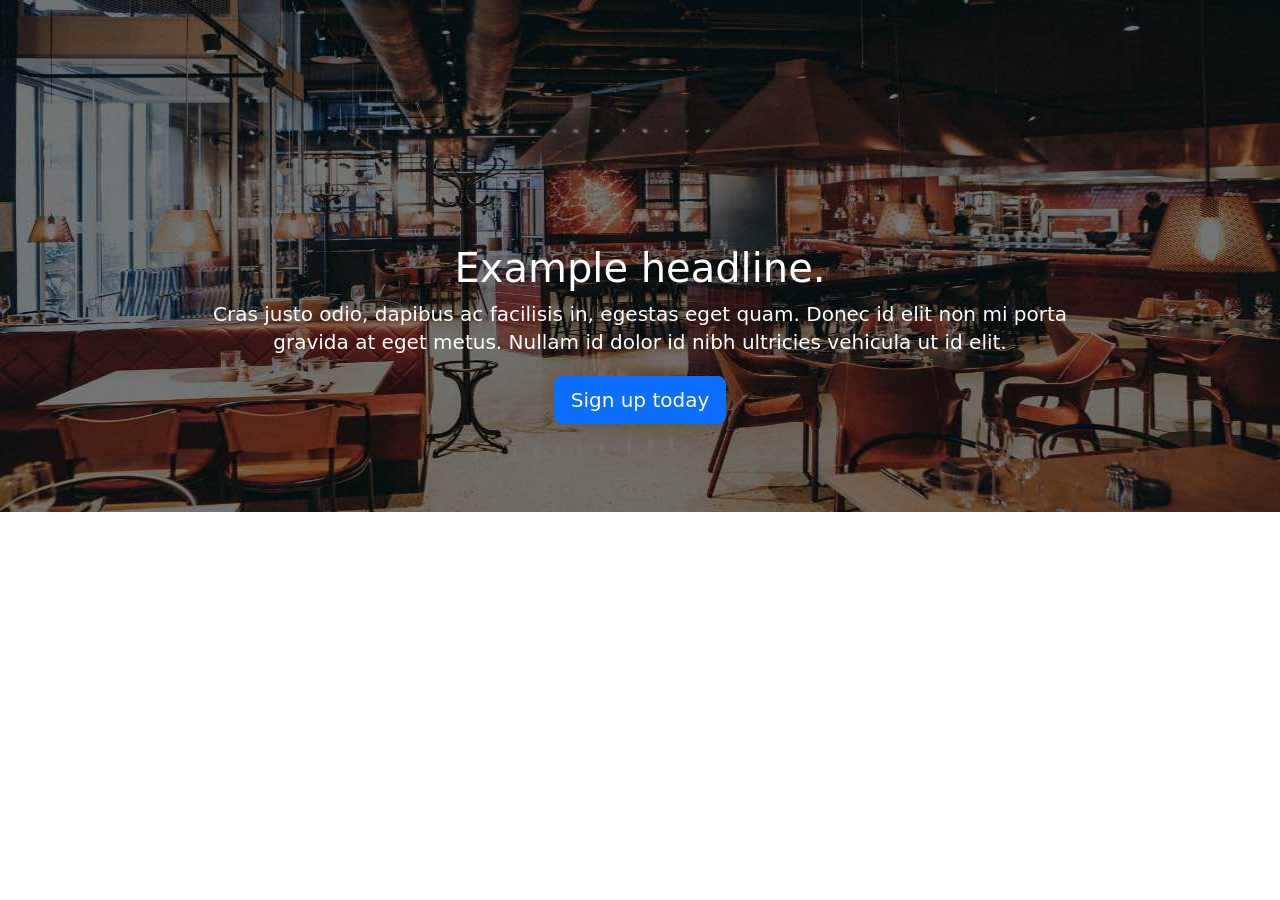
<file: kadai_003/index_for_studen.html>
<!doctype html>
<html lang="en">
  <head>
    <meta charset="utf-8">
    <meta name="viewport" content="width=device-width, initial-scale=1">
    <meta name="description" content="">
    <meta name="author" content="Mark Otto, Jacob Thornton, and Bootstrap contributors">
    <meta name="generator" content="Hugo 0.79.0">
    <title>Carousel Template · Bootstrap v5.0</title>
    <link rel="canonical" href="https://getbootstrap.com/docs/5.0/examples/carousel/">
    <link href="https://cdn.jsdelivr.net/npm/bootstrap@5.0.0-beta1/dist/css/bootstrap.min.css" rel="stylesheet" integrity="sha384-giJF6kkoqNQ00vy+HMDP7azOuL0xtbfIcaT9wjKHr8RbDVddVHyTfAAsrekwKmP1" crossorigin="anonymous">    <!-- ************************************************ bootstrap.min.cssの読み込み -->
    <!-- <link href="dist/css/bootstrap.min.css" rel="stylesheet"> -->
    <!-- ************************************************ carousel.cssの読み込み -->
    <link href="carousel.css" rel="stylesheet">
    <!-- ************************************************ bootstrap.bundle.min.jsの読み込み -->
    <script src="https://cdn.jsdelivr.net/npm/bootstrap@5.0.0-beta1/dist/js/bootstrap.bundle.min.js" integrity="sha384-ygbV9kiqUc6oa4msXn9868pTtWMgiQaeYH7/t7LECLbyPA2x65Kgf80OJFdroafW" crossorigin="anonymous" defer></script> 
    <!-- <script src="dist/js/bootstrap.bundle.min.js" defer></script> -->
  </head>
  <body>
    <main>
      <!-- ************************************************ カルーセル開始 -->
    <div id="myCarousel" class="carousel slide carousel-fade" data-bs-ride="carousel">
      <div class="carousel-inner">
        <div class="carousel-item active">
          <img src="img/top_1.jpg" alt="サンプル画像1">
          <div class="container">
            <div class="carousel-caption">
              <h1>Example headline.</h1>
              <p>Cras justo odio, dapibus ac facilisis in, egestas eget quam. Donec id elit non mi porta gravida at eget
                metus. Nullam id dolor id nibh ultricies vehicula ut id elit.</p>
              <p><a class="btn btn-lg btn-primary" href="#" role="button">Sign up today</a></p>
            </div>
          </div>
        </div>
        <div class="carousel-item">
          <img src="img/top_2.jpg" alt="サンプル画像2">
          <div class="container">
            <div class="carousel-caption">
              <h1>Example headline.</h1>
              <p>Cras justo odio, dapibus ac facilisis in, egestas eget quam. Donec id elit non mi porta gravida at eget
                metus. Nullam id dolor id nibh ultricies vehicula ut id elit.</p>
              <p><a class="btn btn-lg btn-primary" href="#" role="button">Sign up today</a></p>
            </div>
          </div>
        </div>
        <div class="carousel-item">
          <img src="img/top_3.jpg" alt="サンプル画像3">
          <div class="container">
            <div class="carousel-caption">
              <h1>Example headline.</h1>
              <p>Cras justo odio, dapibus ac facilisis in, egestas eget quam. Donec id elit non mi porta gravida at eget
                metus. Nullam id dolor id nibh ultricies vehicula ut id elit.</p>
              <p><a class="btn btn-lg btn-primary" href="#" role="button">Sign up today</a></p>
            </div>
          </div>
        </div> 
      </div>
    </div>
    <!-- ************************************************ カルーセル終了 -->
       <!-- ************************************************ カールセル終了 -->
    </main>
  </body>

</html>
</file>
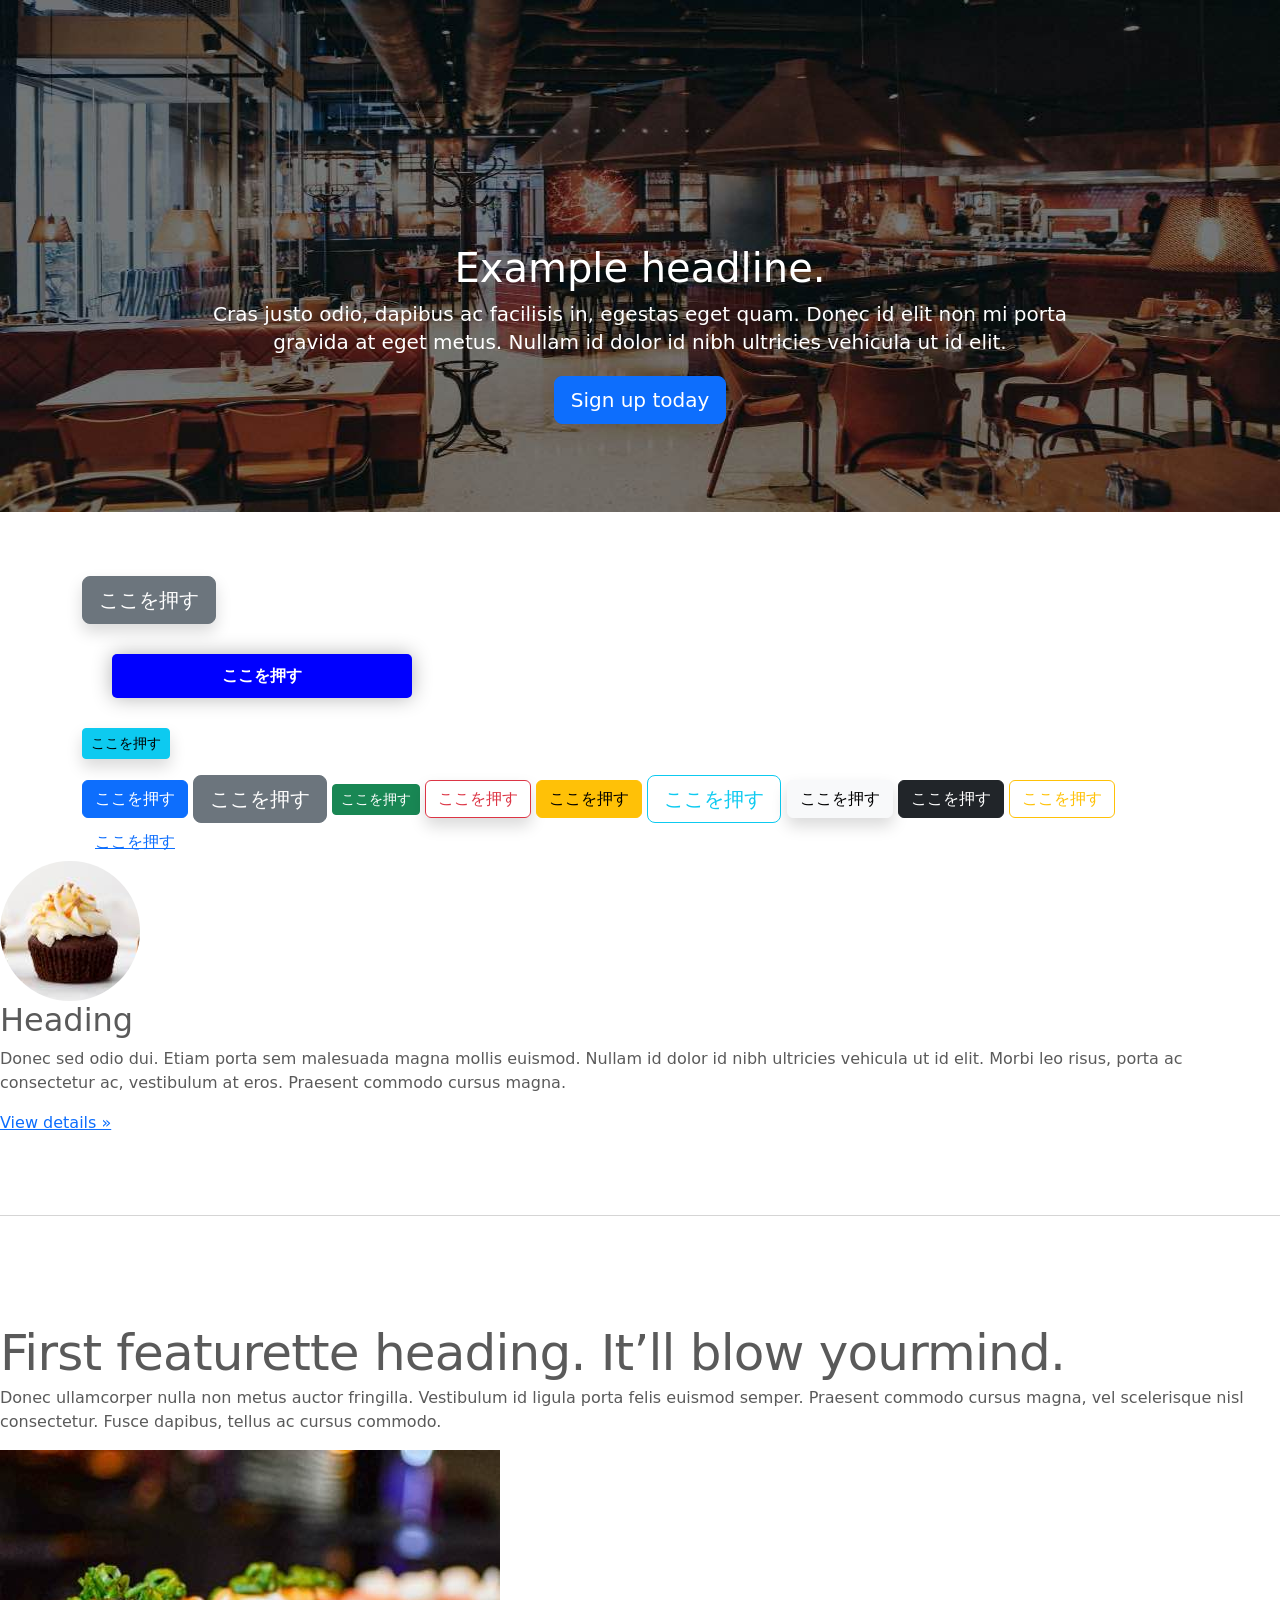
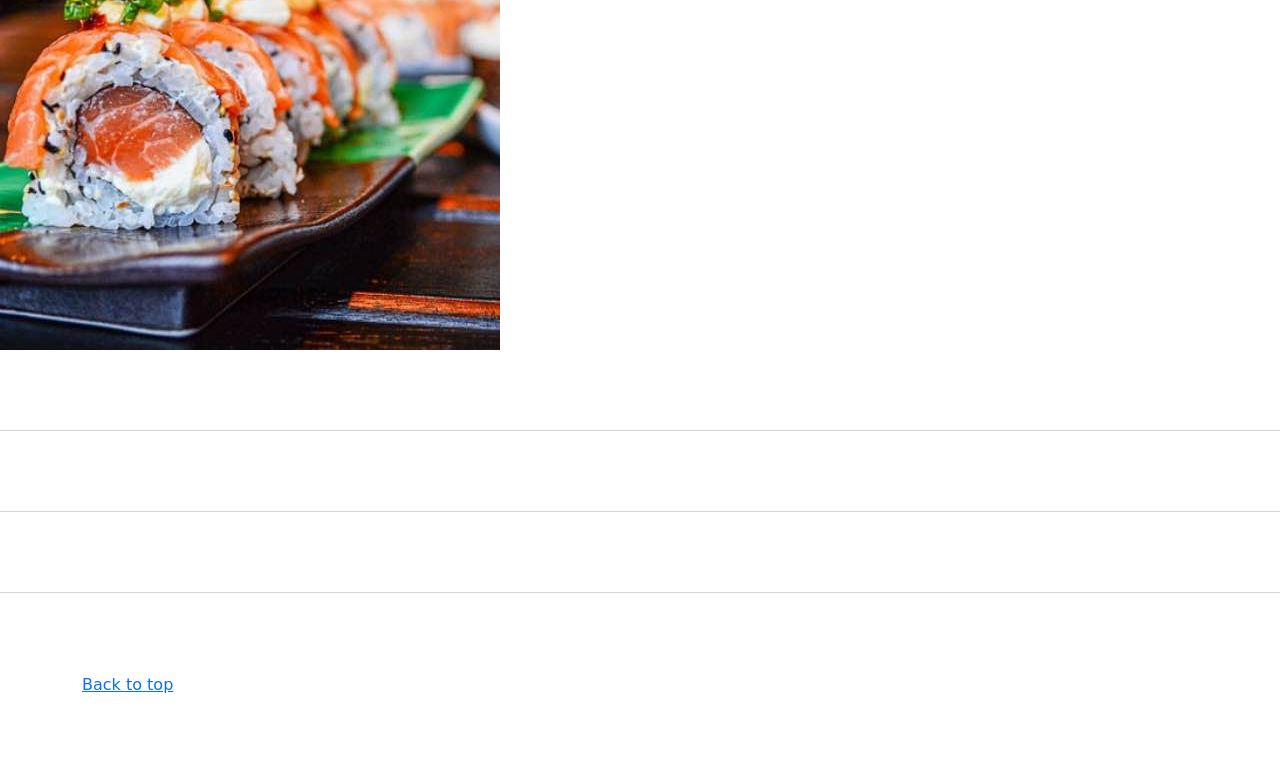
<file: kadai_004/index_for_student.html>
<!doctype html>
<html lang="en">
  <head>
    <meta charset="utf-8">
    <meta name="viewport" content="width=device-width, initial-scale=1">
    <meta name="description" content="">
    <meta name="author" content="Mark Otto, Jacob Thornton, and Bootstrap contributors">
    <meta name="generator" content="Hugo 0.79.0">
    <title>Carousel Template · Bootstrap v5.0</title>
    <link rel="canonical" href="https://getbootstrap.com/docs/5.0/examples/carousel/">
    <link href="https://cdn.jsdelivr.net/npm/bootstrap@5.0.0-beta1/dist/css/bootstrap.min.css" rel="stylesheet" integrity="sha384-giJF6kkoqNQ00vy+HMDP7azOuL0xtbfIcaT9wjKHr8RbDVddVHyTfAAsrekwKmP1" crossorigin="anonymous">    <!-- ************************************************ bootstrap.min.cssの読み込み -->
    <!-- <link href="dist/css/bootstrap.min.css" rel="stylesheet"> -->
    <!-- ************************************************ carousel.cssの読み込み -->
    <link href="carousel.css" rel="stylesheet">
    <!-- ************************************************ bootstrap.bundle.min.jsの読み込み -->
    <script src="https://cdn.jsdelivr.net/npm/bootstrap@5.0.0-beta1/dist/js/bootstrap.bundle.min.js" integrity="sha384-ygbV9kiqUc6oa4msXn9868pTtWMgiQaeYH7/t7LECLbyPA2x65Kgf80OJFdroafW" crossorigin="anonymous" defer></script> 
    <!-- <script src="dist/js/bootstrap.bundle.min.js" defer></script> -->
  </head>
  <body>
    <main>
      <!-- ************************************************ カールセル開始 -->
      <div id="myCarousel" class="carousel slide" data-bs-ride="carousel">
      <!-- <div id="myCarousel" class="" data-bs-ride=""> -->
        <div class="carousel-inner">
        <!-- <div class=""> -->
          <div class="carousel-item active">
          <!-- <div class=""> -->
            <img src="img/top_1.jpg" alt="サンプル画像1">
            <div class="container">
              <div class="carousel-caption">
              <!-- <div class=""> -->
                <h1>Example headline.</h1>
                <p>Cras justo odio, dapibus ac facilisis in, egestas eget quam. Donec id elit non mi porta gravida at eget
                  metus. Nullam id dolor id nibh ultricies vehicula ut id elit.</p>
                <p><a class="btn btn-lg btn-primary" href="#" role="button">Sign up today</a></p>
                <!-- <p><a class="" href="#" role="button">Sign up today</a></p> -->
              </div>
            </div>
          </div>
        </div>
      </div>
      <!-- ************************************************ カールセル終了 -->
      <div class="container">
        <style>
          .button-test{
            /* パディング上下方向10px　左右方向30px */
            padding: 10px 30px;
            /* ボタンの幅　300px */
            width: 300px;
            /* 背景色　青 */
            background-color: blue;
            /* フォント色　白 */
            color: white;
            /* テキスト　中央揃え */
            text-align: center;
            /* フォントを太く */
            font-weight: bold;
            /* ボタンの角を丸める */
            border-radius: 5px;
            /* 上下左右方向の余白外側30px*/
            margin: 30px;
            /* ボタンの影 */
            box-shadow: 0 0 20px 0 rgba(0, 0, 0, 30%);
          }
        </style>

        <!-- buttonテスト -->
        <button  class="btn btn-secondary btn-lg shadow">ここを押す</button>
        <div class="button-test">ここを押す</div>
        <p><a href="" class="btn btn-info btn-sm shadow">ここを押す</a></p>
        
        <button type="button" class="btn btn-primary ">ここを押す</button>
        <button type="button" class="btn btn-secondary btn-lg">ここを押す</button>
        <button type="button" class="btn btn-success btn-sm">ここを押す</button>
        <button type="button" class="btn btn-outline-danger shadow">ここを押す</button>
        <button type="button" class="btn btn-warning">ここを押す</button>
        <button type="button" class="btn btn-outline-info btn-lg">ここを押す</button>
        <button type="button" class="btn btn-light shadow">ここを押す</button>
        <button type="button" class="btn btn-dark">ここを押す</button>
        <button type="button" class="btn btn-outline-warning">ここを押す</button>          
        <button type="button" class="btn btn-link">ここを押す</button>            
          
      </div>
      <!-- <div class="container marketing"> -->
      <div class="">
        <!-- <div class="row"> -->
        <div class="">
          <!-- <div class="col-lg-4"> -->
          <div class="">
            <img src="img/cake.jpg" class="rounded-circle" alt="サンプル画像2">
            <h2>Heading</h2>
            <p>Donec sed odio dui. Etiam porta sem malesuada magna mollis euismod. Nullam id dolor id nibh ultricies
              vehicula ut id elit. Morbi leo risus, porta ac consectetur ac, vestibulum at eros. Praesent commodo cursus
              magna.</p>
            <!-- <p><a class="btn btn-secondary" href="#" role="button">View details &raquo;</a></p> -->
            <p><a class="" href="#" role="button">View details &raquo;</a></p>
          </div>
        </div>
        <hr class="featurette-divider">
        <!-- <div class="row"> -->
        <div class="">
          <!-- <div class="col-md-7"> -->
          <div class="">
            <!-- <h2 class="featurette-heading">First featurette heading. <span class="text-muted">It’ll blow yourmind.</span> -->
            <h2 class="featurette-heading">First featurette heading. <span class="">It’ll blow yourmind.</span></h2>
            <!-- <p class="lead">Donec ullamcorper nulla non metus auctor fringilla. Vestibulum id ligula porta felis
              euismod
              semper. Praesent commodo cursus magna, vel scelerisque nisl consectetur. Fusce dapibus, tellus ac cursus
              commodo.</p> -->
            <p class="">
              Donec ullamcorper nulla non metus auctor fringilla. Vestibulum id ligula porta felis
              euismod
              semper. Praesent commodo cursus magna, vel scelerisque nisl consectetur. Fusce dapibus, tellus ac cursus
              commodo.
            </p>
          </div>
          <!-- <div class="col-md-5"> -->
          <div class="">
            <!-- <img src="img/sushi.jpg" class="img-fluid" alt=""> -->
            <img src="img/sushi.jpg" class="" alt="サンプル画像3">
          </div>
        </div>
        <hr class="featurette-divider">
        <!-- ここにもう一つ左右を反転させたものを作ります。 -->
        <hr class="featurette-divider">
        <!-- ここにもう一つ左右を反転させたものを作ります。 -->
        <hr class="featurette-divider">
        <footer class="container">
          <!-- <p class="float-end"><a href="#">Back to top</a></p> -->
          <p class=""><a href="#">Back to top</a></p>
        </footer>
      </div>
    </main>
  </body>

</html>
</file>
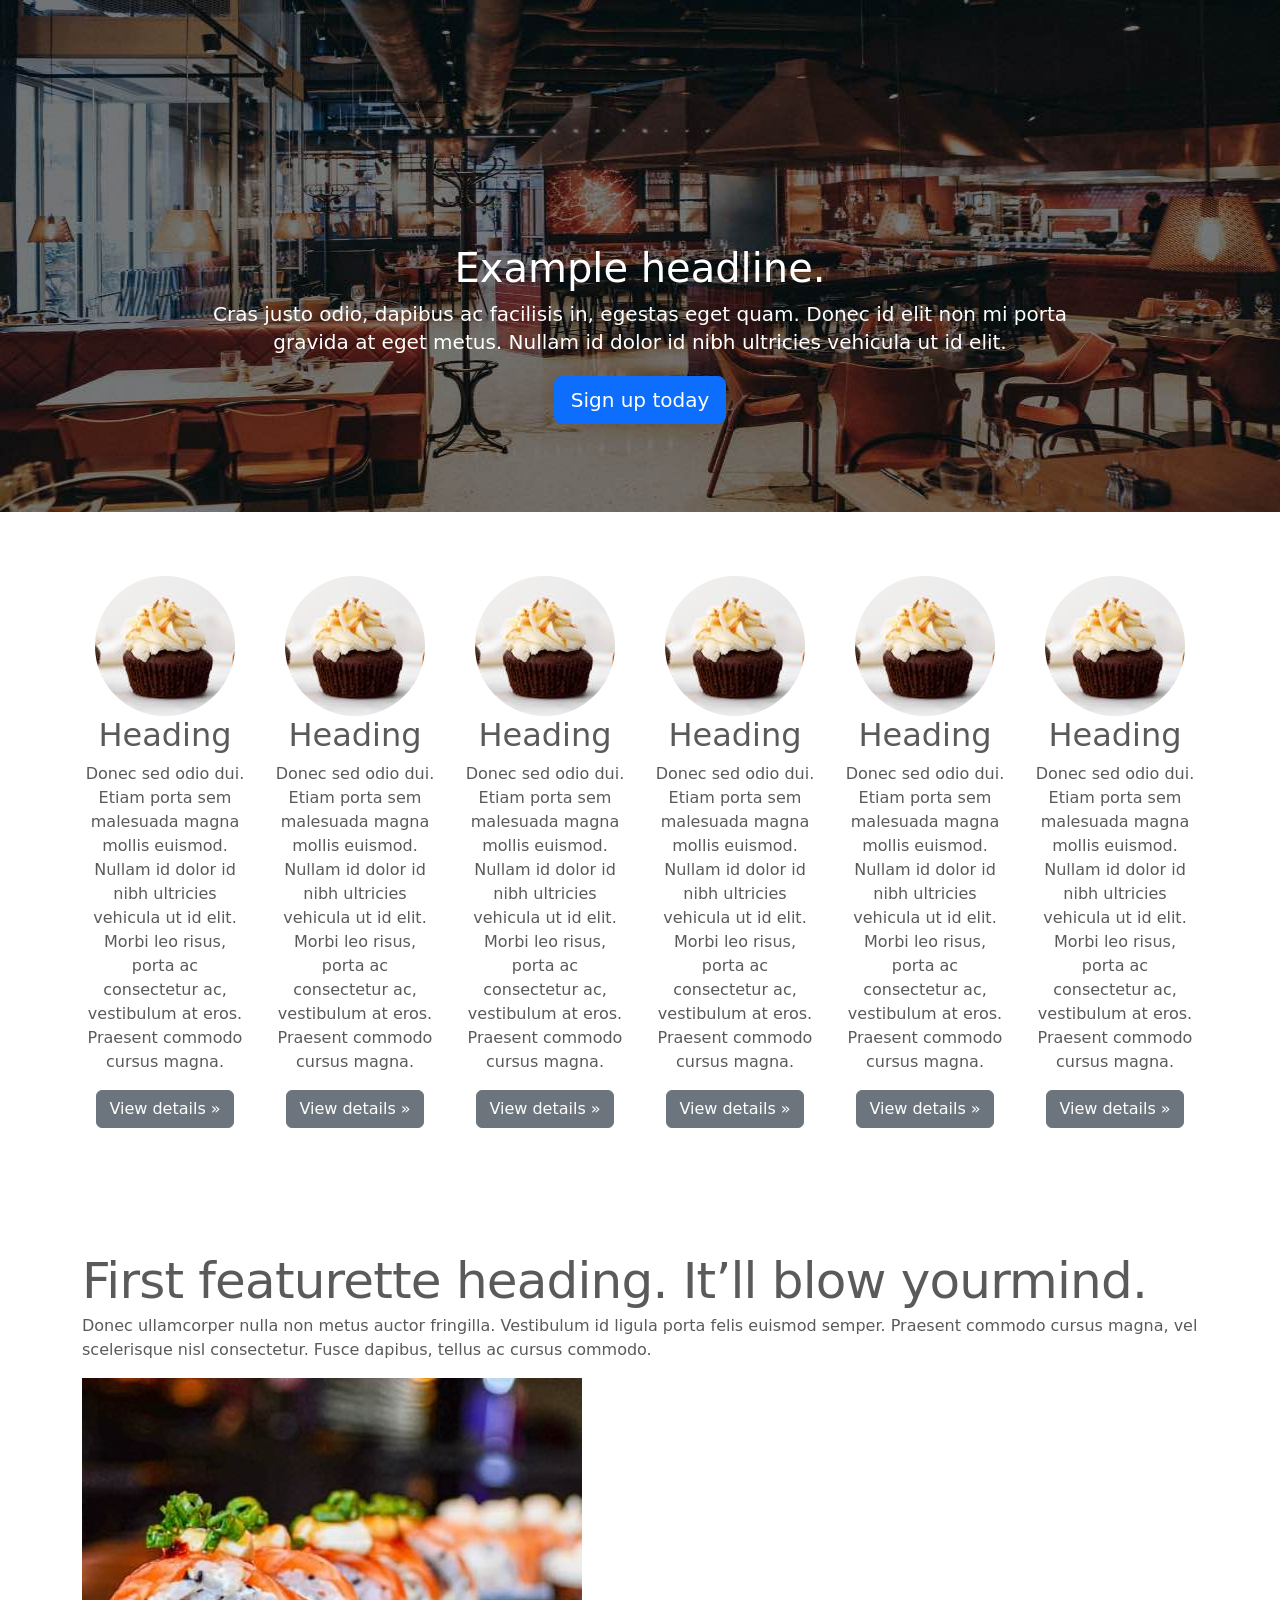
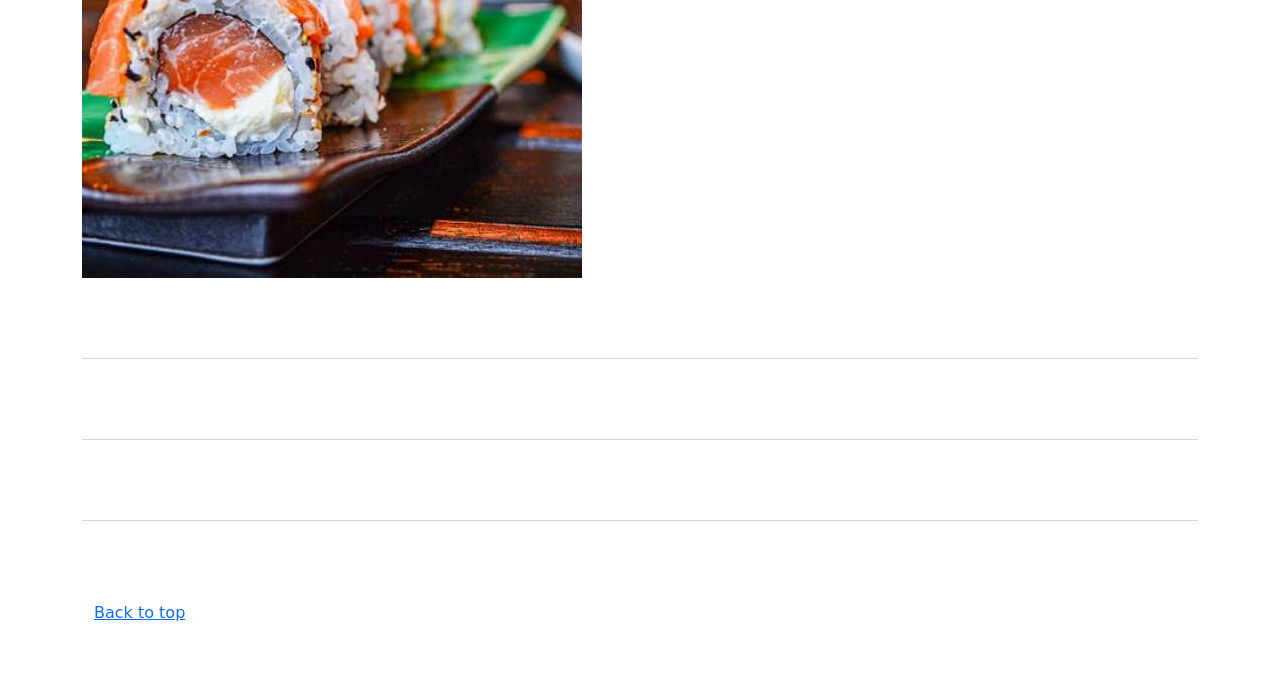
<file: kadai_005/index_for_student.html>
<!doctype html>
<html lang="en">
  <head>
    <meta charset="utf-8">
    <meta name="viewport" content="width=device-width, initial-scale=1">
    <meta name="description" content="">
    <meta name="author" content="Mark Otto, Jacob Thornton, and Bootstrap contributors">
    <meta name="generator" content="Hugo 0.79.0">
    <title>Carousel Template · Bootstrap v5.0</title>
    <link rel="canonical" href="https://getbootstrap.com/docs/5.0/examples/carousel/">
    <link href="https://cdn.jsdelivr.net/npm/bootstrap@5.0.0-beta1/dist/css/bootstrap.min.css" rel="stylesheet" integrity="sha384-giJF6kkoqNQ00vy+HMDP7azOuL0xtbfIcaT9wjKHr8RbDVddVHyTfAAsrekwKmP1" crossorigin="anonymous">    <!-- ************************************************ bootstrap.min.cssの読み込み -->
    <!-- <link href="dist/css/bootstrap.min.css" rel="stylesheet"> -->
    <!-- ************************************************ carousel.cssの読み込み -->
    <link href="carousel.css" rel="stylesheet">
    <!-- ************************************************ bootstrap.bundle.min.jsの読み込み -->
    <script src="https://cdn.jsdelivr.net/npm/bootstrap@5.0.0-beta1/dist/js/bootstrap.bundle.min.js" integrity="sha384-ygbV9kiqUc6oa4msXn9868pTtWMgiQaeYH7/t7LECLbyPA2x65Kgf80OJFdroafW" crossorigin="anonymous" defer></script> 
    <!-- <script src="dist/js/bootstrap.bundle.min.js" defer></script> -->
  </head>
  <body>
    <main>
      <!-- ************************************************ カールセル開始 -->
      <div id="myCarousel" class="carousel slide" data-bs-ride="carousel">
      <!-- <div id="myCarousel" class="" data-bs-ride=""> -->
        <div class="carousel-inner">
        <!-- <div class=""> -->
          <div class="carousel-item active">
          <!-- <div class=""> -->
            <img src="img/top_1.jpg" alt="サンプル画像1">
            <div class="container">
              <div class="carousel-caption">
              <!-- <div class=""> -->
                <h1>Example headline.</h1>
                <p>Cras justo odio, dapibus ac facilisis in, egestas eget quam. Donec id elit non mi porta gravida at eget
                  metus. Nullam id dolor id nibh ultricies vehicula ut id elit.</p>
                <p><a class="btn btn-lg btn-primary" href="#" role="button">Sign up today</a></p>
                <!-- <p><a class="" href="#" role="button">Sign up today</a></p> -->
              </div>
            </div>
          </div>
        </div>
      </div>
      <!-- ************************************************ カールセル終了 -->
      <!-- <div class="container marketing"> -->
      <div class="container">
        <!-- <div class="row"> -->
        <div class="row">
          <!-- <div class="col-lg-4"> -->
            <div class=" col-6 col-md-2 text-center" >
              <img src="img/cake.jpg" class="rounded-circle" alt="サンプル画像2">
              <h2>Heading</h2>
              <p>Donec sed odio dui. Etiam porta sem malesuada magna mollis euismod. Nullam id dolor id nibh ultricies
                vehicula ut id elit. Morbi leo risus, porta ac consectetur ac, vestibulum at eros. Praesent commodo cursus
                magna.
              </p>
              <!-- <p><a class="btn btn-secondary" href="#" role="button">View details &raquo;</a></p> -->
              <p><a class="btn btn-secondary" href="#" role="button">View details &raquo;</a></p>
          </div>
          <div class=" col-6 col-md-2 text-center" >
            <img src="img/cake.jpg" class="rounded-circle" alt="サンプル画像2">
            <h2>Heading</h2>
            <p>Donec sed odio dui. Etiam porta sem malesuada magna mollis euismod. Nullam id dolor id nibh ultricies
              vehicula ut id elit. Morbi leo risus, porta ac consectetur ac, vestibulum at eros. Praesent commodo cursus
              magna.
            </p>
            <!-- <p><a class="btn btn-secondary" href="#" role="button">View details &raquo;</a></p> -->
            <p><a class="btn btn-secondary" href="#" role="button">View details &raquo;</a></p>
          </div>
          <div class=" col-6 col-md-2 text-center" >
              <img src="img/cake.jpg" class="rounded-circle" alt="サンプル画像2">
              <h2>Heading</h2>
              <p>Donec sed odio dui. Etiam porta sem malesuada magna mollis euismod. Nullam id dolor id nibh ultricies
                vehicula ut id elit. Morbi leo risus, porta ac consectetur ac, vestibulum at eros. Praesent commodo cursus
                magna.
              </p>
              <!-- <p><a class="btn btn-secondary" href="#" role="button">View details &raquo;</a></p> -->
              <p><a class="btn btn-secondary" href="#" role="button">View details &raquo;</a></p>
          </div>
          <div class=" col-6 col-md-2 text-center" >
            <img src="img/cake.jpg" class="rounded-circle" alt="サンプル画像2">
            <h2>Heading</h2>
            <p>Donec sed odio dui. Etiam porta sem malesuada magna mollis euismod. Nullam id dolor id nibh ultricies
              vehicula ut id elit. Morbi leo risus, porta ac consectetur ac, vestibulum at eros. Praesent commodo cursus
              magna.
            </p>
            <!-- <p><a class="btn btn-secondary" href="#" role="button">View details &raquo;</a></p> -->
            <p><a class="btn btn-secondary" href="#" role="button">View details &raquo;</a></p>
          </div>
          <div class=" col-6 col-md-2 text-center" >
            <img src="img/cake.jpg" class="rounded-circle" alt="サンプル画像2">
            <h2>Heading</h2>
            <p>Donec sed odio dui. Etiam porta sem malesuada magna mollis euismod. Nullam id dolor id nibh ultricies
              vehicula ut id elit. Morbi leo risus, porta ac consectetur ac, vestibulum at eros. Praesent commodo cursus
              magna.
            </p>
            <!-- <p><a class="btn btn-secondary" href="#" role="button">View details &raquo;</a></p> -->
            <p><a class="btn btn-secondary" href="#" role="button">View details &raquo;</a></p>
          </div>
          <div class=" col-6 col-md-2 text-center" >
            <img src="img/cake.jpg" class="rounded-circle" alt="サンプル画像2">
            <h2>Heading</h2>
            <p>Donec sed odio dui. Etiam porta sem malesuada magna mollis euismod. Nullam id dolor id nibh ultricies
              vehicula ut id elit. Morbi leo risus, porta ac consectetur ac, vestibulum at eros. Praesent commodo cursus
              magna.
            </p>
            <!-- <p><a class="btn btn-secondary" href="#" role="button">View details &raquo;</a></p> -->
            <p><a class="btn btn-secondary" href="#" role="button">View details &raquo;</a></p>
          </div>
        </div>
        <!-- <hr class="featurette-divider">
        <div class="row"> -->
        <div class="">
          <!-- <div class="col-md-7"> -->
          <div class="">
            <!-- <h2 class="featurette-heading">First featurette heading. <span class="text-muted">It’ll blow yourmind.</span> -->
            <h2 class="featurette-heading">First featurette heading. <span class="">It’ll blow yourmind.</span></h2>
            <!-- <p class="lead">Donec ullamcorper nulla non metus auctor fringilla. Vestibulum id ligula porta felis
              euismod
              semper. Praesent commodo cursus magna, vel scelerisque nisl consectetur. Fusce dapibus, tellus ac cursus
              commodo.</p> -->
            <p class="">
              Donec ullamcorper nulla non metus auctor fringilla. Vestibulum id ligula porta felis
              euismod
              semper. Praesent commodo cursus magna, vel scelerisque nisl consectetur. Fusce dapibus, tellus ac cursus
              commodo.
            </p>
          </div>
          <!-- <div class="col-md-5"> -->
          <div class="">
            <!-- <img src="img/sushi.jpg" class="img-fluid" alt=""> -->
            <img src="img/sushi.jpg" class="" alt="サンプル画像3">
          </div>
        </div>
        <hr class="featurette-divider">
        <!-- ここにもう一つ左右を反転させたものを作ります。 -->
        <hr class="featurette-divider">
        <!-- ここにもう一つ左右を反転させたものを作ります。 -->
        <hr class="featurette-divider">
        <footer class="container">
          <!-- <p class="float-end"><a href="#">Back to top</a></p> -->
          <p class=""><a href="#">Back to top</a></p>
        </footer>
      </div>
    </main>
  </body>

</html>
</file>
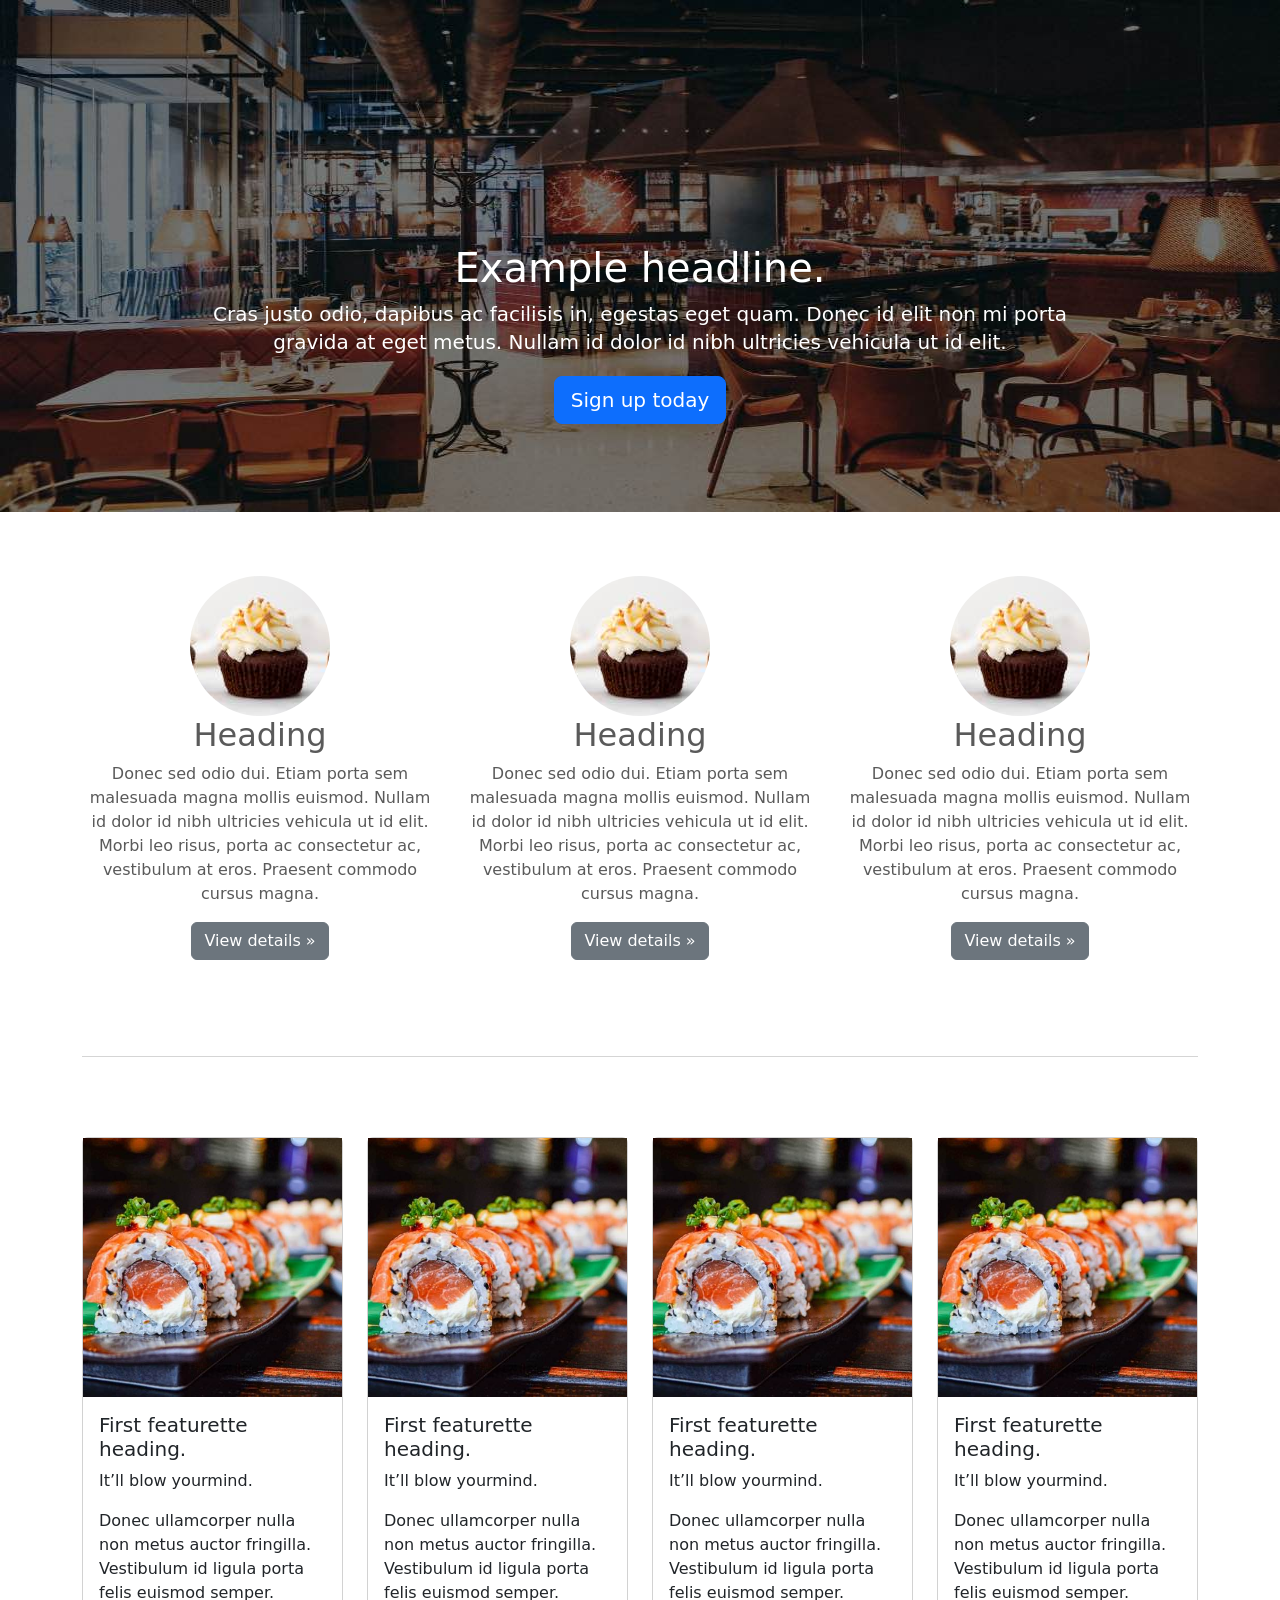
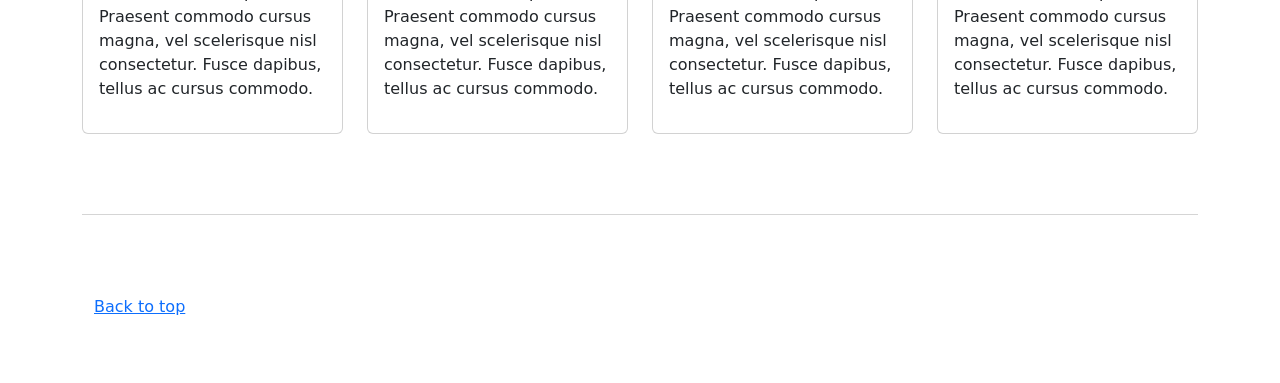
<file: kadai_006/index_for_student.html>
<!doctype html>
<html lang="en">
  <head>
    <meta charset="utf-8">
    <meta name="viewport" content="width=device-width, initial-scale=1">
    <meta name="description" content="">
    <meta name="author" content="Mark Otto, Jacob Thornton, and Bootstrap contributors">
    <meta name="generator" content="Hugo 0.79.0">
    <title>Carousel Template · Bootstrap v5.0</title>
    <link rel="canonical" href="https://getbootstrap.com/docs/5.0/examples/carousel/">
    <link href="https://cdn.jsdelivr.net/npm/bootstrap@5.0.0-beta1/dist/css/bootstrap.min.css" rel="stylesheet" integrity="sha384-giJF6kkoqNQ00vy+HMDP7azOuL0xtbfIcaT9wjKHr8RbDVddVHyTfAAsrekwKmP1" crossorigin="anonymous">    <!-- ************************************************ bootstrap.min.cssの読み込み -->
    <!-- <link href="dist/css/bootstrap.min.css" rel="stylesheet"> -->
    <!-- ************************************************ carousel.cssの読み込み -->
    <link href="carousel.css" rel="stylesheet">
    <!-- ************************************************ bootstrap.bundle.min.jsの読み込み -->
    <script src="https://cdn.jsdelivr.net/npm/bootstrap@5.0.0-beta1/dist/js/bootstrap.bundle.min.js" integrity="sha384-ygbV9kiqUc6oa4msXn9868pTtWMgiQaeYH7/t7LECLbyPA2x65Kgf80OJFdroafW" crossorigin="anonymous" defer></script> 
    <!-- <script src="dist/js/bootstrap.bundle.min.js" defer></script> -->
  </head>
  <body>
    <main>
      <!-- ************************************************ カールセル開始 -->
      <div id="myCarousel" class="carousel slide" data-bs-ride="carousel">
      <!-- <div id="myCarousel" class="" data-bs-ride=""> -->
        <div class="carousel-inner">
        <!-- <div class=""> -->
          <div class="carousel-item active">
          <!-- <div class=""> -->
            <img src="img/top_1.jpg" alt="サンプル画像1">
            <div class="container">
              <div class="carousel-caption">
              <!-- <div class=""> -->
                <h1>Example headline.</h1>
                <p>Cras justo odio, dapibus ac facilisis in, egestas eget quam. Donec id elit non mi porta gravida at eget
                  metus. Nullam id dolor id nibh ultricies vehicula ut id elit.</p>
                <p><a class="btn btn-lg btn-primary" href="#" role="button">Sign up today</a></p>
                <!-- <p><a class="" href="#" role="button">Sign up today</a></p> -->
              </div>
            </div>
          </div>
        </div>
      </div>
      <!-- ************************************************ カールセル終了 -->
      <div class="container">
        <style>
          .button-test{
            /* パディング上下方向10px　左右方向30px */
            padding: 10px 30px;
            /* ボタンの幅　300px */
            width: 300px;
            /* 背景色　青 */
            background-color: blue;
            /* フォント色　白 */
            color: white;
            /* テキスト　中央揃え */
            text-align: center;
            /* フォントを太く */
            font-weight: bold;
            /* ボタンの角を丸める */
            border-radius: 5px;
            /* 上下左右方向の余白外側30px*/
            margin: 30px;
            /* ボタンの影 */
            box-shadow: 0 0 20px 0 rgba(0, 0, 0, 30%);
          }
        </style>

        <!-- buttonテスト -->
        <!-- <button  class="btn btn-secondary btn-lg shadow">ここを押す</button>
         <div class="button-test">ここを押す</div>
          <a href="" class="btn btn-info btn-sm shadow">ここを押す</a> -->
      </div>
      <!-- <div class="container marketing"> -->
      <div class="container">
        <!-- <div class="row"> -->
        <div class="row">
          <!-- <div class="col-lg-4"> -->
          <div class="col-md-4 text-center" >
              <img src="img/cake.jpg" class="rounded-circle" alt="サンプル画像2">
              <h2>Heading</h2>
              <p>Donec sed odio dui. Etiam porta sem malesuada magna mollis euismod. Nullam id dolor id nibh ultricies
                vehicula ut id elit. Morbi leo risus, porta ac consectetur ac, vestibulum at eros. Praesent commodo cursus
                magna.
              </p>
              <!-- <p><a class="btn btn-secondary" href="#" role="button">View details &raquo;</a></p> -->
              <p><a class="btn btn-secondary" href="#" role="button">View details &raquo;</a></p>
          </div>
          <!-- <div class="col-lg-4"> -->
          <div class="col-md-4 text-center" >
              <img src="img/cake.jpg" class="rounded-circle" alt="サンプル画像2">
              <h2>Heading</h2>
              <p>Donec sed odio dui. Etiam porta sem malesuada magna mollis euismod. Nullam id dolor id nibh ultricies
                vehicula ut id elit. Morbi leo risus, porta ac consectetur ac, vestibulum at eros. Praesent commodo cursus
                magna.
              </p>
              <!-- <p><a class="btn btn-secondary" href="#" role="button">View details &raquo;</a></p> -->
              <p><a class="btn btn-secondary" href="#" role="button">View details &raquo;</a></p>
           </div>
          <!-- <div class="col-lg-4"> -->
          <div class="col-md-4 text-center" >
              <img src="img/cake.jpg" class="rounded-circle" alt="サンプル画像2">
              <h2>Heading</h2>
              <p>Donec sed odio dui. Etiam porta sem malesuada magna mollis euismod. Nullam id dolor id nibh ultricies
                vehicula ut id elit. Morbi leo risus, porta ac consectetur ac, vestibulum at eros. Praesent commodo cursus
                magna.
              </p>
              <!-- <p><a class="btn btn-secondary" href="#" role="button">View details &raquo;</a></p> -->
              <p><a class="btn btn-secondary" href="#" role="button">View details &raquo;</a></p>
          </div>
        </div>
  <!-- お寿司部分開始 -->        
        <hr class="featurette-divider">
        <!-- <div class="row"> -->
        <div class="row">
          <div class="col-md-3">
            <!-- <h2 class="featurette-heading">First featurette heading. <span class="text-muted">It’ll blow yourmind.</span> -->
              <div class="card">
                <!-- <img src="img/sushi.jpg" class="img-fluid" alt=""> -->
                <img src="img/sushi.jpg" class="img-fluid" alt="サンプル画像3">
                <div class="card-body">
                  <h2 class="fs-5">First featurette heading.</h2>
                  <p class="fs-6">It’ll blow yourmind.</p>           
                  <p>
                    Donec ullamcorper nulla non metus auctor fringilla. Vestibulum id ligula porta felis
                    euismod
                    semper. Praesent commodo cursus magna, vel scelerisque nisl consectetur. Fusce dapibus, tellus ac cursus
                    commodo.
                  </p>
                </div>
              </div>
          </div>
          <div class="col-md-3">
            <!-- <h2 class="featurette-heading">First featurette heading. <span class="text-muted">It’ll blow yourmind.</span> -->
              <div class="card">
                <!-- <img src="img/sushi.jpg" class="img-fluid" alt=""> -->
                <img src="img/sushi.jpg" class="img-fluid" alt="サンプル画像3">
                <div class="card-body">
                  <h2 class="fs-5">First featurette heading.</h2>
                  <p class="fs-6">It’ll blow yourmind.</p>           
                  <p>
                    Donec ullamcorper nulla non metus auctor fringilla. Vestibulum id ligula porta felis
                    euismod
                    semper. Praesent commodo cursus magna, vel scelerisque nisl consectetur. Fusce dapibus, tellus ac cursus
                    commodo.
                  </p>
                </div>
              </div>
          </div>
          <div class="col-md-3">
            <!-- <h2 class="featurette-heading">First featurette heading. <span class="text-muted">It’ll blow yourmind.</span> -->
              <div class="card">
                <!-- <img src="img/sushi.jpg" class="img-fluid" alt=""> -->
                <img src="img/sushi.jpg" class="img-fluid" alt="サンプル画像3">
                <div class="card-body">
                  <h2 class="fs-5">First featurette heading.</h2>
                  <p class="fs-6">It’ll blow yourmind.</p>           
                  <p>
                    Donec ullamcorper nulla non metus auctor fringilla. Vestibulum id ligula porta felis
                    euismod
                    semper. Praesent commodo cursus magna, vel scelerisque nisl consectetur. Fusce dapibus, tellus ac cursus
                    commodo.
                  </p>
                </div>
              </div>
          </div>
          <div class="col-md-3">
            <!-- <h2 class="featurette-heading">First featurette heading. <span class="text-muted">It’ll blow yourmind.</span> -->
              <div class="card">
                <!-- <img src="img/sushi.jpg" class="img-fluid" alt=""> -->
                <img src="img/sushi.jpg" class="img-fluid" alt="サンプル画像3">
                <div class="card-body">
                  <h2 class="fs-5">First featurette heading.</h2>
                  <p class="fs-6">It’ll blow yourmind.</p>           
                  <p>
                    Donec ullamcorper nulla non metus auctor fringilla. Vestibulum id ligula porta felis
                    euismod
                    semper. Praesent commodo cursus magna, vel scelerisque nisl consectetur. Fusce dapibus, tellus ac cursus
                    commodo.
                  </p>
                </div>
              </div>
          </div>
        </div>
<!-- ここまで -->
      <!-- お寿司部分終了 -->
       
        <hr class="featurette-divider">
        <footer class="container">
          <!-- <p class="float-end"><a href="#">Back to top</a></p> -->
          <p class=""><a href="#">Back to top</a></p>
        </footer>
      </div>
    </main>
  </body>

</html>
</file>
<file: kadai_015/stylesheet/style.css>
/* ----------------------------------------------- 共通 */
html,
body {
  overflow-x: hidden;
}

body {
  color: #000000;
  font-family: 'Noto Sans JP', sans-serif;
  padding-bottom: 0;
}

p {
  line-height: 2.0em;
  font-weight: 100;
  font-style: normal;
  font-size: 14px;
}

.section_title {
  /* フォントサイズ36px */
  font-size: 36px;
 
  /* フォントの太さ600 標準は400です */
  font-weight: 600;
}

 /* section_titleに擬似要素を追加 */
.section_title::after {
 
  /* 疑似要素はデフォルトでインライン要素のためブロック要素に変更 */
  display: block;
  /* サブタイトル文字の大きさや余白を設定 */
  font-size: 14px;
  font-weight: 400;
  padding: 16px 0 16px;

  /* 下線の幅を100pに設定 */
  width: 100px;

  /* 下線を直線・1px・黒色に設定 */
  border-bottom: solid 1px #000000;
}
/* ----------------------------------------------- ナビゲーションバー */
.navbar_brand_logo {
  width: 32px;
  height: 32px;
  display: inline-block;
  margin-right: 15px;
}

.my_navbar_brand,
.my_nav_link {
  font-size: 16px;
  font-family: 'Lora', serif;
  color: #000000 !important;
}

/* Bootstrapのボタンに初期設定されている周囲のborder（枠線）を消す */
.navbar-toggler {
  padding: 0 !important;
  border: none;
}

/* ハンバーガーボタンがチェック状態である（押されている）とき、閉じるボタン（×）を表示する */
#hamburger_btn_check:checked~.hamburger_btn .btn_close {
  display: block;
}

/* ハンバーガーボタンがチェック状態である（押されている）とき、ハンバーガーボタンを表示しない */
#hamburger_btn_check:checked~.hamburger_btn .btn_open {
  display: none;
}

/* 最初に表示した時は、閉じるボタン（×）は表示しない */
.btn_close {
  display: none;
}

/* ハンバーガーボタンが押されているかを判断するためのチェックボックスは隠す */
#hamburger_btn_check {
  display: none;
}


/* ----------------------------------------------- カルーセル */
.my_carousel_caption {
  
  /* フォントサイズ52px */
  font-size: 52px;

  /* 上下に余白追加 */
  padding-top: 1.25rem;
  padding-bottom: 1.25rem;

  /* フォント色は白色 */
  color: #fff;

  /* テキスト中央揃え */
  text-align: center;
  font-family: 'Lora', serif;
  line-height: 1.5em;
}

/* 疑似要素でアイコンを配置。前に配置しています */
.my_carousel_caption::before {
  content: url(../img/logoSymbol_White.png);
  display: block;
}

/* スマートフォン画面幅（画面幅が最大375pxまで）の場合、以下のスタイルを適用。 */
@media screen and (max-width:375px) {
  .my_carousel_caption {

    /* フォントサイズを27pxにする */
    font-size: 27px;
  }
}


/* carousel-itemの高さを32remに指定 */
.carousel-item {
  height: 32rem;
}

/*carousel-item直下の子要素imgタグに設定 */
.carousel-item>img {

  /* 絶対位置を指定 */
  position: absolute;
  top: 0;
  left: 0;
  min-width: 100%;

  /* 高さはcarousel-itemに揃える */
  height: 32rem;
}
/* ----------------------------------------------- アバウト */

 /* aboutクラスのあとに"私たちについて"の文字を追加  */
.about::after {
  content: "私たちについて";
}

.about_us_bg {
  background-color: #FFE6A5;
}

/* ----------------------------------------------- ギャラリー */

.gallery::after {
  content: "ギャラリー";
  margin: 0 auto 0;
}

/* ----------------------------------------------- メニュー */
.menu::after {
  content: "メニュー";
  margin: 0 auto 0;
}

.menu_title {
  font-size: 18px;
  font-weight: 600;
  font-style: normal;
}

.menu_price {
  font-size: 20px;
  font-weight: 400;
  font-family: 'Lora', serif;
}

/* ----------------------------------------------- レビュー */
/* 背景画像を設定 */
.review_wrapper {
  background-image: url(../img/background-reviews.jpg);
  background-repeat: no-repeat;
  background-size: cover;
}

/* サブタイトルを擬似要素で表示 */
.review::after {
  content: "お客様の声";
  margin: 0 auto 0;
  border-bottom: solid 1px #FFFFFF;
}

/* 白い背景色の高さを固定 */
.h_420 {
  height: 420px;
  position: relative;
}

/* レビューの画像を修正 */
.reviewer_img {
  /* サイズを48px  */
  width: 48px;
  height: 48px;

  /* 円形にします */
  border-radius: 50%;
  margin-right: 16px;
}

/* 星のアイコン画像です */
.star_img {
  /* サイズを25pxにします */
  width: 25px;
  height: 25px;
}

/* 詳細ボタンを下部に固定 */
.fix_bottom {
/* positionプロパティで絶対配置 */
  position: absolute;
/* ボタンのサイズ変更 */
  width: 80px;
  height: 44px;
/* 左から24px、下から24pxの位置に配置 */
  left: 24px;
  bottom: 24px;
}

/* ----------------------------------------------- シェフ */

 /* chefクラスのあとに"シェフ"の文字を追加  */
.chef::after {
  content: "シェフ";
}

.chef_bg {
  background-color: #fdf5e6;
}


/* ----------------------------------------------- アクセス */
.access::after {
  content: "アクセス";
  margin: 0 auto 0;
}

/* ----------------------------------------------- フッター */
#footer {
  background-color: #FAFAFA;
}

/* position:　absoluteで下からの距離で固定 */
.copy_right {
  font-size: 14px;

  /* 先祖要素のdivタグの左下の角を基準に絶対配置します */
  position: absolute;

  /* 下から1rem 左から12px */
  bottom: 1rem;
  left: 12px;
  display: flex;
}

/* copy_rightのクラスを適用したdivタグの子要素のpタグに適用される */
.copy_right>p {
  margin-right: 5rem;
  margin-bottom: 0;
}

/* copy_rightのクラスを適用したdivタグの子要素で、sns_imgクラスを適用しているimgタグに適用される */
.copy_right>img.sns_img {

  /* SNSアイコンのサイズ */
  height: 24px;
  width: 24px;
  margin-right: 10px;
  margin-top: 0;
}

.restaurant_info p {
  font-weight: 400;
  line-height: 1.5;
  font-size: 16px;
}

.restaurant_info img {
  width: 20px;
  height: 20px;
  margin-right: 10px;
  line-height: 1.5;
  margin-top: auto;
}

/* サイトアイコンを64pxに設定 */
.footer_brand_logo {
  width: 64px;
  height: 64px;
  display: inline-block;
  /* 右側余白15px */
  margin-right: 15px;
}

/* サイトタイトルのフォントをserif体（明朝体）に設定 */
.footer_text {
  font-size: 24px;
  font-family: 'Lora', serif;
}

/* スマートフォン画面幅（最大991pxまで）でスタイルを適用 */
@media screen and (max-width: 991px) {
  .footer_text,
  .copy_right {
    margin-top: 2rem;
    text-align: center;
    position: relative;
  }

  .copy_right>p, img {
    margin-right: 1rem;
    font-size: 14px;
    margin: 0;
    line-height: 35px;
  }
}

@media screen and (max-width: 375px) {
  .footer_text,
  .copy_right {
    margin-top: 2rem;
    text-align: center;
    position: relative;
  }

  .copy_right>p,
  img {
    margin-right: 1rem;
    font-size: 14px;
    margin: 0;
    line-height: 35px;
  }
}
/* ----------------------------------------------- フッター */
</file>
<file: kadai_tutorial_output/stylesheet/style.css>
/* ----------------------------------------------- 共通 */
html,
body {
  overflow-x: hidden;
}

body {
  color: #000000;
  font-family: 'Noto Sans JP', sans-serif;
  padding-bottom: 0;
}

p {
  line-height: 2.0em;
  font-weight: 100;
  font-style: normal;
  font-size: 14px;
}

.section_title {
  /* フォントサイズ36px */
  font-size: 36px;
 
  /* フォントの太さ600 標準は400です */
  font-weight: 600;
}

 /* section_titleに擬似要素を追加 */
.section_title::after {
 
  /* 疑似要素はデフォルトでインライン要素のためブロック要素に変更 */
  display: block;
  /* サブタイトル文字の大きさや余白を設定 */
  font-size: 14px;
  font-weight: 400;
  padding: 16px 0 16px;

  /* 下線の幅を100pに設定 */
  width: 100px;

  /* 下線を直線・1px・黒色に設定 */
  border-bottom: solid 1px #000000;
}
/* ----------------------------------------------- ナビゲーションバー */
.navbar_brand_logo {
  width: 32px;
  height: 32px;
  display: inline-block;
  margin-right: 15px;
}

.my_navbar_brand,
.my_nav_link {
  font-size: 16px;
  font-family: 'Lora', serif;
  color: #000000 !important;
}

/* Bootstrapのボタンに初期設定されている周囲のborder（枠線）を消す */
.navbar-toggler {
  padding: 0 !important;
  border: none;
}

/* ハンバーガーボタンがチェック状態である（押されている）とき、閉じるボタン（×）を表示する */
#hamburger_btn_check:checked~.hamburger_btn .btn_close {
  display: block;
}

/* ハンバーガーボタンがチェック状態である（押されている）とき、ハンバーガーボタンを表示しない */
#hamburger_btn_check:checked~.hamburger_btn .btn_open {
  display: none;
}

/* 最初に表示した時は、閉じるボタン（×）は表示しない */
.btn_close {
  display: none;
}

/* ハンバーガーボタンが押されているかを判断するためのチェックボックスは隠す */
#hamburger_btn_check {
  display: none;
}


/* ----------------------------------------------- カルーセル */
.my_carousel_caption {
  
  /* フォントサイズ52px */
  font-size: 52px;

  /* 上下に余白追加 */
  padding-top: 1.25rem;
  padding-bottom: 1.25rem;

  /* フォント色は白色 */
  color: #fff;

  /* テキスト中央揃え */
  text-align: center;
  font-family: 'Lora', serif;
  line-height: 1.5em;
}

/* 疑似要素でアイコンを配置。前に配置しています */
.my_carousel_caption::before {
  content: url(../img/logoSymbol_White.png);
  display: block;
}

/* スマートフォン画面幅（画面幅が最大375pxまで）の場合、以下のスタイルを適用。 */
@media screen and (max-width:375px) {
  .my_carousel_caption {

    /* フォントサイズを27pxにする */
    font-size: 27px;
  }
}


/* carousel-itemの高さを32remに指定 */
.carousel-item {
  height: 32rem;
}

/*carousel-item直下の子要素imgタグに設定 */
.carousel-item>img {

  /* 絶対位置を指定 */
  position: absolute;
  top: 0;
  left: 0;
  min-width: 100%;

  /* 高さはcarousel-itemに揃える */
  height: 32rem;
}
/* ----------------------------------------------- アバウト */

 /* aboutクラスのあとに"私たちについて"の文字を追加  */
.about::after {
  content: "私たちについて";
}

.about_us_bg {
  background-color: #FFE6A5;
}

/* ----------------------------------------------- ギャラリー */

.gallery::after {
  content: "ギャラリー";
  margin: 0 auto 0;
}

/* ----------------------------------------------- メニュー */
.menu::after {
  content: "メニュー";
  margin: 0 auto 0;
}

.menu_title {
  font-size: 18px;
  font-weight: 600;
  font-style: normal;
}

.menu_price {
  font-size: 20px;
  font-weight: 400;
  font-family: 'Lora', serif;
}

/* ----------------------------------------------- レビュー */
/* 背景画像を設定 */
.review_wrapper {
  background-image: url(../img/background-reviews.jpg);
  background-repeat: no-repeat;
  background-size: cover;
}

/* サブタイトルを擬似要素で表示 */
.review::after {
  content: "お客様の声";
  margin: 0 auto 0;
  border-bottom: solid 1px #FFFFFF;
}

/* 白い背景色の高さを固定 */
.h_420 {
  height: 420px;
  position: relative;
}

/* レビューの画像を修正 */
.reviewer_img {
  /* サイズを48px  */
  width: 48px;
  height: 48px;

  /* 円形にします */
  border-radius: 50%;
  margin-right: 16px;
}

/* 星のアイコン画像です */
.star_img {
  /* サイズを25pxにします */
  width: 25px;
  height: 25px;
}

/* 詳細ボタンを下部に固定 */
.fix_bottom {
/* positionプロパティで絶対配置 */
  position: absolute;
/* ボタンのサイズ変更 */
  width: 80px;
  height: 44px;
/* 左から24px、下から24pxの位置に配置 */
  left: 24px;
  bottom: 24px;
}

/* ----------------------------------------------- アクセス */
.access::after {
  content: "アクセス";
  margin: 0 auto 0;
}

/* ----------------------------------------------- フッター */
#footer {
  background-color: #FAFAFA;
}

/* position:　absoluteで下からの距離で固定 */
.copy_right {
  font-size: 14px;

  /* 先祖要素のdivタグの左下の角を基準に絶対配置します */
  position: absolute;

  /* 下から1rem 左から12px */
  bottom: 1rem;
  left: 12px;
  display: flex;
}

/* copy_rightのクラスを適用したdivタグの子要素のpタグに適用される */
.copy_right>p {
  margin-right: 5rem;
  margin-bottom: 0;
}

/* copy_rightのクラスを適用したdivタグの子要素で、sns_imgクラスを適用しているimgタグに適用される */
.copy_right>img.sns_img {

  /* SNSアイコンのサイズ */
  height: 24px;
  width: 24px;
  margin-right: 10px;
  margin-top: 0;
}

.restaurant_info p {
  font-weight: 400;
  line-height: 1.5;
  font-size: 16px;
}

.restaurant_info img {
  width: 20px;
  height: 20px;
  margin-right: 10px;
  line-height: 1.5;
  margin-top: auto;
}

/* サイトアイコンを64pxに設定 */
.footer_brand_logo {
  width: 64px;
  height: 64px;
  display: inline-block;
  /* 右側余白15px */
  margin-right: 15px;
}

/* サイトタイトルのフォントをserif体（明朝体）に設定 */
.footer_text {
  font-size: 24px;
  font-family: 'Lora', serif;
}

/* スマートフォン画面幅（最大991pxまで）でスタイルを適用 */
@media screen and (max-width: 991px) {
  .footer_text,
  .copy_right {
    margin-top: 2rem;
    text-align: center;
    position: relative;
  }

  .copy_right>p, img {
    margin-right: 1rem;
    font-size: 14px;
    margin: 0;
    line-height: 35px;
  }
}

@media screen and (max-width: 375px) {
  .footer_text,
  .copy_right {
    margin-top: 2rem;
    text-align: center;
    position: relative;
  }

  .copy_right>p,
  img {
    margin-right: 1rem;
    font-size: 14px;
    margin: 0;
    line-height: 35px;
  }
}
/* ----------------------------------------------- フッター */
</file>
<file: kadai_003/carousel.css>
/* ----------------------------------------------- 全体の文字色修正と下部の余白の調整 */
body {
  /* padding-top: 3rem; */
  padding-bottom: 3rem;
  color: #5a5a5a;
}

/* ----------------------------------------------- カルーセルのカスタマイズ */
.carousel {
  margin-bottom: 4rem;
}

.carousel-caption {
  bottom: 3rem;
  z-index: 10;
}

.carousel-item {
  height: 32rem;
}

.carousel-item > img {
  position: absolute;
  top: 0;
  left: 0;
  min-width: 100%;
  height: 32rem;
}

/* ----------------------------------------------- マーケティングコンテンツ */
.marketing .col-lg-4 {
  margin-bottom: 1.5rem;
  text-align: center;
}

.marketing h2 {
  font-weight: 400;
}

/* rtl:begin:ignore */
.marketing .col-lg-4 p {
  margin-right: .75rem;
  margin-left: .75rem;
}

/* rtl:end:ignore */

/* ----------------------------------------------- フィーチャーレット */
.featurette-divider {
  margin: 5rem 0;
  /* Space out the Bootstrap <hr> more */
}

.featurette-heading {
  font-weight: 300;
  line-height: 1;
  /* rtl:remove */
  letter-spacing: -.05rem;
}

/* ----------------------------------------------- レスポンシブデザイン */
@media (min-width: 40em) {
  .carousel-caption p {
    margin-bottom: 1.25rem;
    font-size: 1.25rem;
    line-height: 1.4;
  }

  .featurette-heading {
    font-size: 50px;
  }
}

@media (min-width: 62em) {
  .featurette-heading {
    margin-top: 7rem;
  }
}
</file>
<file: kadai_004/carousel.css>
/* ----------------------------------------------- 全体の文字色修正と下部の余白の調整 */
body {
  /* padding-top: 3rem; */
  padding-bottom: 3rem;
  color: #5a5a5a;
}

/* ----------------------------------------------- カルーセルのカスタマイズ */
.carousel {
  margin-bottom: 4rem;
}

.carousel-caption {
  bottom: 3rem;
  z-index: 10;
}

.carousel-item {
  height: 32rem;
}

.carousel-item > img {
  position: absolute;
  top: 0;
  left: 0;
  min-width: 100%;
  height: 32rem;
}

/* ----------------------------------------------- マーケティングコンテンツ */
.marketing .col-lg-4 {
  margin-bottom: 1.5rem;
  text-align: center;
}

.marketing h2 {
  font-weight: 400;
}

/* rtl:begin:ignore */
.marketing .col-lg-4 p {
  margin-right: .75rem;
  margin-left: .75rem;
}

/* rtl:end:ignore */

/* ----------------------------------------------- フィーチャーレット */
.featurette-divider {
  margin: 5rem 0;
  /* Space out the Bootstrap <hr> more */
}

.featurette-heading {
  font-weight: 300;
  line-height: 1;
  /* rtl:remove */
  letter-spacing: -.05rem;
}

/* ----------------------------------------------- レスポンシブデザイン */
@media (min-width: 40em) {
  .carousel-caption p {
    margin-bottom: 1.25rem;
    font-size: 1.25rem;
    line-height: 1.4;
  }

  .featurette-heading {
    font-size: 50px;
  }
}

@media (min-width: 62em) {
  .featurette-heading {
    margin-top: 7rem;
  }
}
</file>
<file: kadai_005/carousel.css>
/* ----------------------------------------------- 全体の文字色修正と下部の余白の調整 */
body {
  /* padding-top: 3rem; */
  padding-bottom: 3rem;
  color: #5a5a5a;
}

/* ----------------------------------------------- カルーセルのカスタマイズ */
.carousel {
  margin-bottom: 4rem;
}

.carousel-caption {
  bottom: 3rem;
  z-index: 10;
}

.carousel-item {
  height: 32rem;
}

.carousel-item > img {
  position: absolute;
  top: 0;
  left: 0;
  min-width: 100%;
  height: 32rem;
}

/* ----------------------------------------------- マーケティングコンテンツ */
.marketing .col-lg-4 {
  margin-bottom: 1.5rem;
  text-align: center;
}

.marketing h2 {
  font-weight: 400;
}

/* rtl:begin:ignore */
.marketing .col-lg-4 p {
  margin-right: .75rem;
  margin-left: .75rem;
}

/* rtl:end:ignore */

/* ----------------------------------------------- フィーチャーレット */
.featurette-divider {
  margin: 5rem 0;
  /* Space out the Bootstrap <hr> more */
}

.featurette-heading {
  font-weight: 300;
  line-height: 1;
  /* rtl:remove */
  letter-spacing: -.05rem;
}

/* ----------------------------------------------- レスポンシブデザイン */
@media (min-width: 40em) {
  .carousel-caption p {
    margin-bottom: 1.25rem;
    font-size: 1.25rem;
    line-height: 1.4;
  }

  .featurette-heading {
    font-size: 50px;
  }
}

@media (min-width: 62em) {
  .featurette-heading {
    margin-top: 7rem;
  }
}
</file>
<file: kadai_006/carousel.css>
/* ----------------------------------------------- 全体の文字色修正と下部の余白の調整 */
body {
  /* padding-top: 3rem; */
  padding-bottom: 3rem;
  color: #5a5a5a;
}

/* ----------------------------------------------- カルーセルのカスタマイズ */
.carousel {
  margin-bottom: 4rem;
}

.carousel-caption {
  bottom: 3rem;
  z-index: 10;
}

.carousel-item {
  height: 32rem;
}

.carousel-item > img {
  position: absolute;
  top: 0;
  left: 0;
  min-width: 100%;
  height: 32rem;
}

/* ----------------------------------------------- マーケティングコンテンツ */
.marketing .col-lg-4 {
  margin-bottom: 1.5rem;
  text-align: center;
}

.marketing h2 {
  font-weight: 400;
}

/* rtl:begin:ignore */
.marketing .col-lg-4 p {
  margin-right: .75rem;
  margin-left: .75rem;
}

/* rtl:end:ignore */

/* ----------------------------------------------- フィーチャーレット */
.featurette-divider {
  margin: 5rem 0;
  /* Space out the Bootstrap <hr> more */
}

.featurette-heading {
  font-weight: 300;
  line-height: 1;
  /* rtl:remove */
  letter-spacing: -.05rem;
}

/* ----------------------------------------------- レスポンシブデザイン */
@media (min-width: 40em) {
  .carousel-caption p {
    margin-bottom: 1.25rem;
    font-size: 1.25rem;
    line-height: 1.4;
  }

  .featurette-heading {
    font-size: 50px;
  }
}

@media (min-width: 62em) {
  .featurette-heading {
    margin-top: 7rem;
  }
}
</file>
